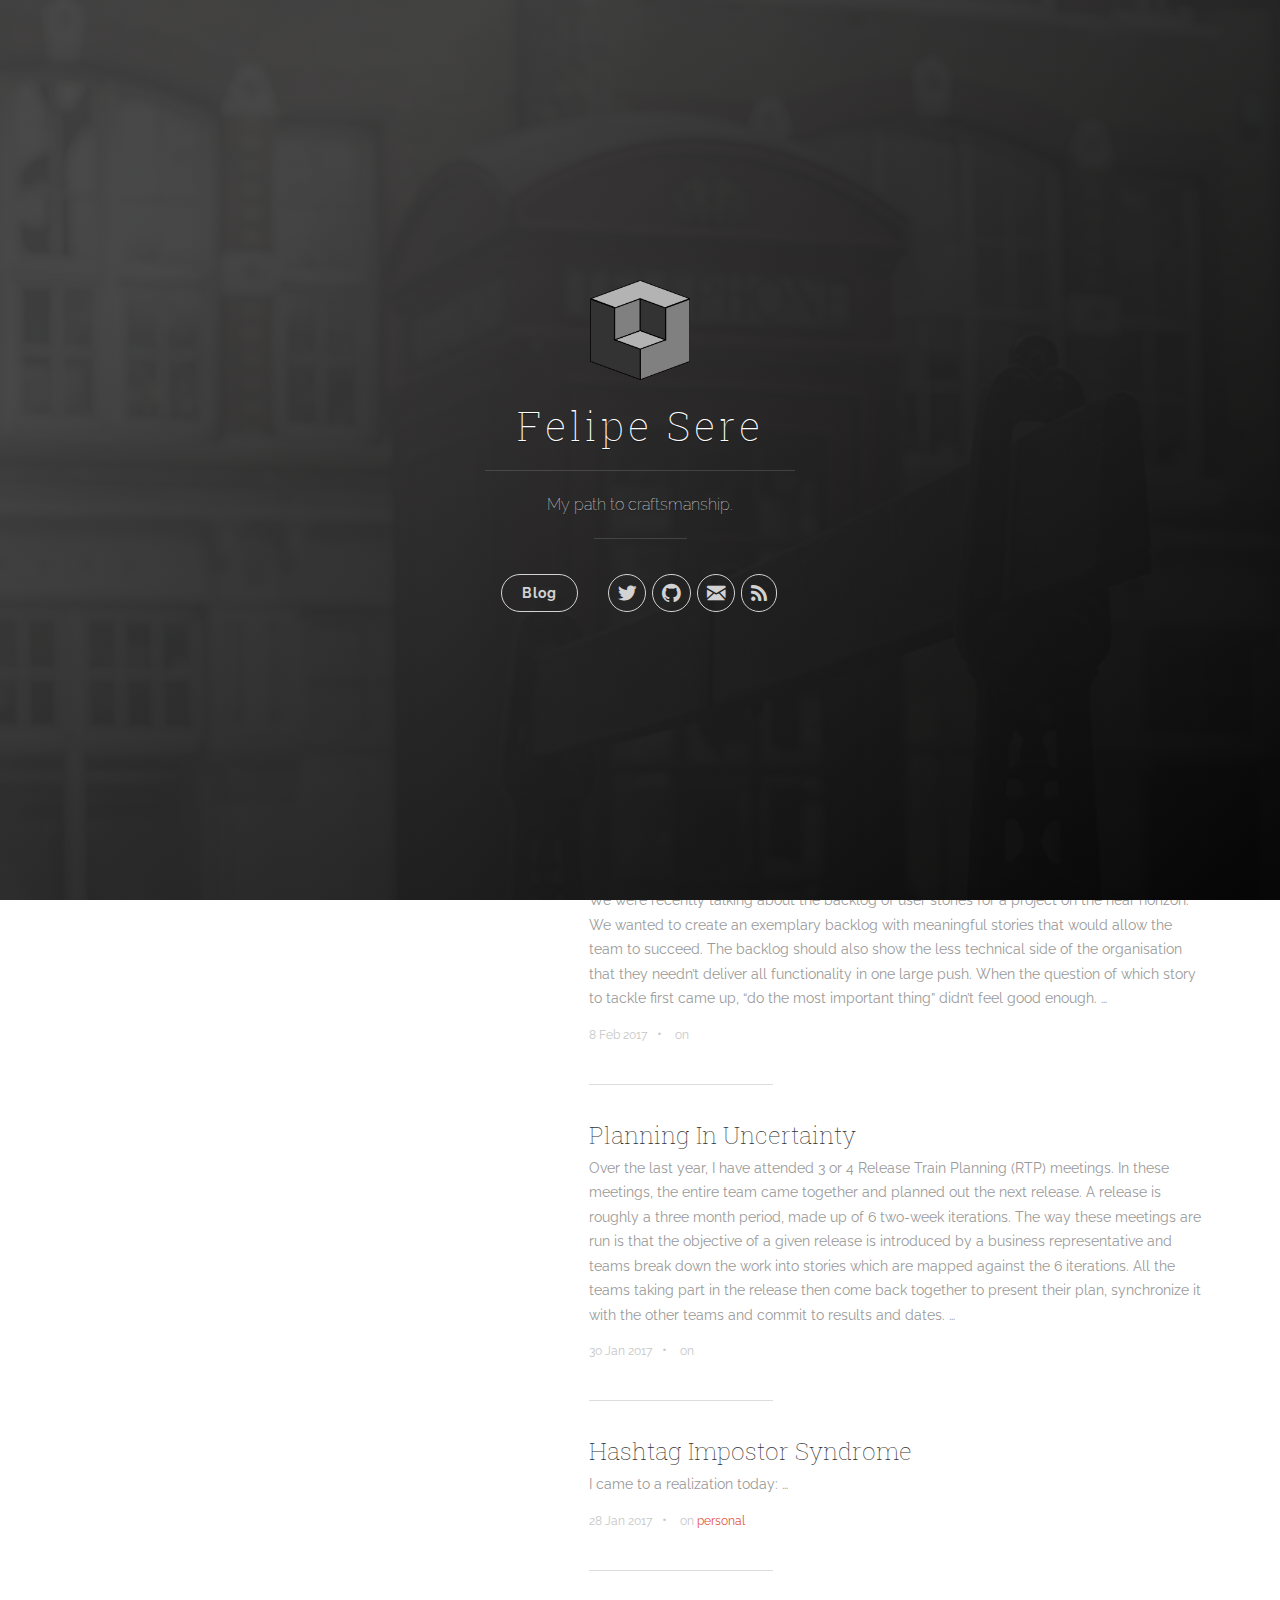
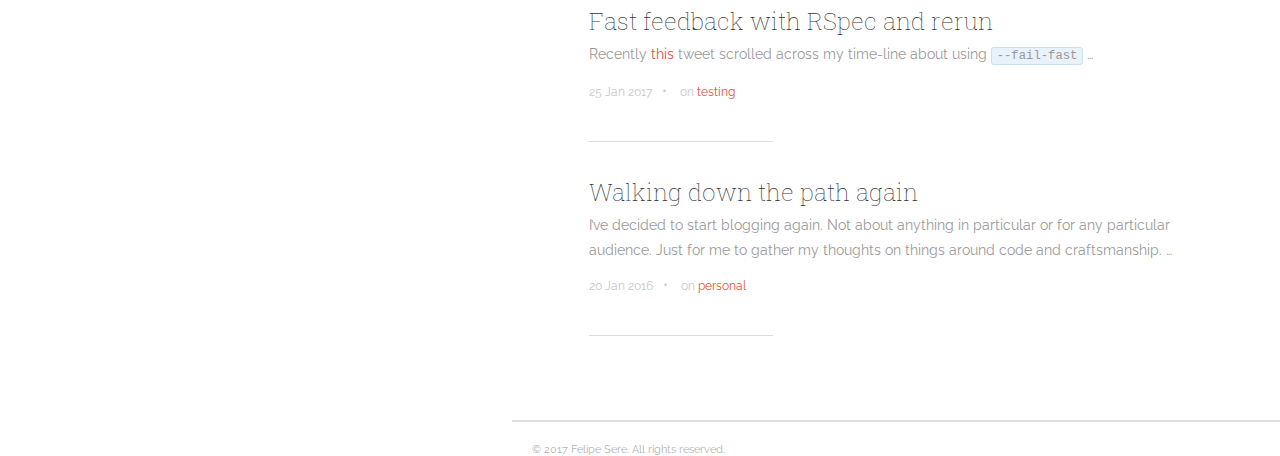
<file: index.html>
<!DOCTYPE html>
<html>
  <head>
  <meta charset="utf-8">
  <meta name="viewport" content="width=device-width initial-scale=1" />
  <meta http-equiv="X-UA-Compatible" content="IE=edge">

  <title>Felipe Sere</title>
  <meta name="description" content="My path to craftsmanship.">
  <meta name="author" content="Felipe Sere">
  <meta name="HandheldFriendly" content="True">
  <meta name="MobileOptimized" content="320">
  <meta name="apple-mobile-web-app-capable" content="yes">
  <meta name="apple-mobile-web-app-status-bar-style" content="black-translucent">
  <meta name="viewport" content="width=device-width, initial-scale=1, maximum-scale=1">

  <meta name="twitter:card" content="summary">
<meta name="twitter:site" content="@felipesere">
<meta name="twitter:creator" content="@felipesere">

  <meta name="twitter:title" content="Felipe Sere">


<meta name="twitter:url" content="http://felipesere.github.io/">


  <meta name="twitter:description" content="My path to craftsmanship.">


  <meta name="twitter:image" content="http://felipesere.github.io/images/profile.jpg">



  <meta property="og:type" content="article">
  <meta property="og:title" content="Felipe Sere">
  <meta property="og:description" content="My path to craftsmanship.">

  <link rel="apple-touch-icon" sizes="57x57" href="/images/favicons/apple-touch-icon-57x57.png">
  <link rel="apple-touch-icon" sizes="60x60" href="/images/favicons/apple-touch-icon-60x60.png">
  <link rel="apple-touch-icon" sizes="72x72" href="/images/favicons/apple-touch-icon-72x72.png">
  <link rel="apple-touch-icon" sizes="76x76" href="/images/favicons/apple-touch-icon-76x76.png">
  <link rel="apple-touch-icon" sizes="114x114" href="/images/favicons/apple-touch-icon-114x114.png">
  <link rel="apple-touch-icon" sizes="120x120" href="/images/favicons/apple-touch-icon-120x120.png">
  <link rel="apple-touch-icon" sizes="144x144" href="/images/favicons/apple-touch-icon-144x144.png">
  <link rel="apple-touch-icon" sizes="152x152" href="/images/favicons/apple-touch-icon-152x152.png">
  <link rel="apple-touch-icon" sizes="180x180" href="/images/favicons/apple-touch-icon-180x180.png">
  <link rel="icon" type="image/png" href="/images/favicons/favicon-32x32.png" sizes="32x32">
  <link rel="icon" type="image/png" href="/images/favicons/favicon-194x194.png" sizes="194x194">
  <link rel="icon" type="image/png" href="/images/favicons/favicon-96x96.png" sizes="96x96">
  <link rel="icon" type="image/png" href="/images/favicons/android-chrome-192x192.png" sizes="192x192">
  <link rel="icon" type="image/png" href="/images/favicons/favicon-16x16.png" sizes="16x16">
  <link rel="manifest" href="/images/favicons/manifest.json">
  <link rel="shortcut icon" href="/images/favicons/favicon.ico">
  <meta name="msapplication-TileColor" content="#ffc40d">
  <meta name="msapplication-TileImage" content="/images/favicons/mstile-144x144.png">
  <meta name="theme-color" content="#ffffff">

  <link rel="stylesheet" href="/css/main.css">
  <link rel="canonical" href="http://felipesere.github.io//">
  <link rel="alternate" type="application/rss+xml" title="Felipe Sere" href="/feed.xml">
</head>


  <body>
    <span class="mobile btn-mobile-menu">
  <i class="icon icon-list btn-mobile-menu__icon"></i>
  <i class="icon icon-x-circle btn-mobile-close__icon hidden"></i>
</span>

<header class="panel-cover" style="background-image: url(/images/cover.jpg)">
  <div class="panel-main">

    <div class="panel-main__inner panel-inverted">
    <div class="panel-main__content">
        <a href="/" title="link to home of Felipe Sere">
          <img src="/images/profile.jpg" class="user-image" alt="My Profile Photo">
          <h1 class="panel-cover__title panel-title">Felipe Sere</h1>
        </a>
        <hr class="panel-cover__divider">
        <p class="panel-cover__description">My path to craftsmanship.</p>
        <hr class="panel-cover__divider panel-cover__divider--secondary">

        <div class="navigation-wrapper">

          <nav class="cover-navigation cover-navigation--primary">
            <ul class="navigation">
              <li class="navigation__item"><a href="/#blog" title="link to Felipe Sere blog" class="blog-button">Blog</a></li>
            </ul>
          </nav>

          <nav class="cover-navigation navigation--social">
            <ul class="navigation">

            
              <!-- Twitter -->
              <li class="navigation__item">
                <a href="http://twitter.com/felipesere" title="@felipesere on Twitter" target="_blank">
                  <i class="icon icon-social-twitter"></i>
                  <span class="label">Twitter</span>
                </a>
              </li>
            

            

            

            
              <!-- GitHub -->
              <li class="navigation__item">
                <a href="https://www.github.com/felipesere" title="felipesere on GitHub" target="_blank">
                  <i class="icon icon-social-github"></i>
                  <span class="label">GitHub</span>
                </a>
              </li>
            

            
              <!-- Email -->
              <li class="navigation__item">
                <a href="mailto:felipe@8thlight.com" title="Email felipe@8thlight.com" target="_blank">
                  <i class="icon icon-mail"></i>
                  <span class="label">Email</span>
                </a>
              </li>
            

            <!-- RSS -->
            <li class="navigation__item">
              <a href="/feed.xml" title="Subscribe" target="_blank">
                <i class="icon icon-rss"></i>
                <span class="label">RSS</span>
              </a>
            </li>

            </ul>
          </nav>

        </div>

      </div>

    </div>

    <div class="panel-cover--overlay"></div>
  </div>
</header>


    <div class="content-wrapper">
      <div class="content-wrapper__inner">
        <div class="main-post-list">

  <ol class="post-list">
    
      <li>
        <h2 class="post-list__post-title post-title"><a href="/2017/what-does-a-4hour-project-look-like/" title="What Does A 4Hour Project Look Like?">What Does A 4Hour Project Look Like?</a></h2>
        <p class="excerpt">At my company, we get 4h per week (10% of our time) to work on anything we feel like will help us become better at what we do, will help the community of software developers or will help our company be a better place.

&hellip;</p>
        <div class="post-list__meta"><time datetime="15 Apr 2017" class="post-list__meta--date date">15 Apr 2017</time> &#8226; <span class="post-meta__tags">on </span></div>
        <hr class="post-list__divider">
      </li>
    
      <li>
        <h2 class="post-list__post-title post-title"><a href="/2017/feedback-app-idea/" title="Feedback app idea">Feedback app idea</a></h2>
        <p class="excerpt">Today was a fairly ‘feedback-centric’ day for me. I had multiple conversations with different people. In some conversations, I was explicitly asking for feedback on a presentation that was given a few days ago. In others, people were asking me for feedback on where they currently are on their path to mastery and how to progress on it. And finally, in a different conversation we talked about our current feedback process, why we do it, what shortcomings it has and how we could improve it. All of this made me think about what makes feedback useful and whether or not the way we are collecting it adds or detracts value from that feedback.

&hellip;</p>
        <div class="post-list__meta"><time datetime="3 Mar 2017" class="post-list__meta--date date">3 Mar 2017</time> &#8226; <span class="post-meta__tags">on <a href="/tags/#personal">personal</a> <a href="/tags/#idea">idea</a> </span></div>
        <hr class="post-list__divider">
      </li>
    
      <li>
        <h2 class="post-list__post-title post-title"><a href="/2017/the-elm-confusion/" title="The ELM Confusion">The ELM Confusion</a></h2>
        <p class="excerpt">Today I think I may (possibly) have understood something about ELM. Before we look at some code, here is the 5sec intro into ELM: ELM is essentially a Haskell that runs in the browser. It makes an enormous effort to have a friendly and helpful compiler. And it succeeds at it! It promises zero runtime errors, has a strong type system and comes with a batteries-included architecture that is supposed to result in easy to maintain web apps.

&hellip;</p>
        <div class="post-list__meta"><time datetime="12 Feb 2017" class="post-list__meta--date date">12 Feb 2017</time> &#8226; <span class="post-meta__tags">on <a href="/tags/#elm">elm</a> </span></div>
        <hr class="post-list__divider">
      </li>
    
      <li>
        <h2 class="post-list__post-title post-title"><a href="/2017/contemplating-the-backlog/" title="Contemplating The Backlog">Contemplating The Backlog</a></h2>
        <p class="excerpt">We were recently talking about the backlog of user stories for a project on the near horizon. We wanted to create an exemplary backlog with meaningful stories that would allow the team to succeed. The backlog should also show the less technical side of the organisation that they needn’t deliver all functionality in one large push. When the question of which story to tackle first came up, “do the most important thing” didn’t feel good enough.

&hellip;</p>
        <div class="post-list__meta"><time datetime="8 Feb 2017" class="post-list__meta--date date">8 Feb 2017</time> &#8226; <span class="post-meta__tags">on </span></div>
        <hr class="post-list__divider">
      </li>
    
      <li>
        <h2 class="post-list__post-title post-title"><a href="/2017/planning-in-uncertainty/" title="Planning In Uncertainty">Planning In Uncertainty</a></h2>
        <p class="excerpt">Over the last year, I have attended 3 or 4 Release Train Planning (RTP) meetings. In these meetings, the entire team came together and planned out the next release. A release is roughly a three month period, made up of 6 two-week iterations. The way these meetings are run is that the objective of a given release is introduced by a business representative and teams break down the work into stories which are mapped against the 6 iterations. All the teams taking part in the release then come back together to present their plan, synchronize it with the other teams and commit to results and dates.

&hellip;</p>
        <div class="post-list__meta"><time datetime="30 Jan 2017" class="post-list__meta--date date">30 Jan 2017</time> &#8226; <span class="post-meta__tags">on </span></div>
        <hr class="post-list__divider">
      </li>
    
      <li>
        <h2 class="post-list__post-title post-title"><a href="/2017/hashtag-impostor-syndrome/" title="Hashtag Impostor Syndrome">Hashtag Impostor Syndrome</a></h2>
        <p class="excerpt">I came to a realization today:

&hellip;</p>
        <div class="post-list__meta"><time datetime="28 Jan 2017" class="post-list__meta--date date">28 Jan 2017</time> &#8226; <span class="post-meta__tags">on <a href="/tags/#personal">personal</a> </span></div>
        <hr class="post-list__divider">
      </li>
    
      <li>
        <h2 class="post-list__post-title post-title"><a href="/2017/fast-feedback-with-rspec-and-rerun/" title="Fast feedback with RSpec and rerun">Fast feedback with RSpec and rerun</a></h2>
        <p class="excerpt">Recently <a href="https://twitter.com/CharlotteBRF/status/824251562428076034">this</a> tweet scrolled across my time-line about using <code class="highlighter-rouge">--fail-fast</code>

&hellip;</p>
        <div class="post-list__meta"><time datetime="25 Jan 2017" class="post-list__meta--date date">25 Jan 2017</time> &#8226; <span class="post-meta__tags">on <a href="/tags/#testing">testing</a> </span></div>
        <hr class="post-list__divider">
      </li>
    
      <li>
        <h2 class="post-list__post-title post-title"><a href="/2016/walking-down-the-path-again/" title="Walking down the path again">Walking down the path again</a></h2>
        <p class="excerpt">I’ve decided to start blogging again.
Not about anything in particular or for any particular audience.
Just for me to gather my thoughts on things around code and craftsmanship.

&hellip;</p>
        <div class="post-list__meta"><time datetime="20 Jan 2016" class="post-list__meta--date date">20 Jan 2016</time> &#8226; <span class="post-meta__tags">on <a href="/tags/#personal">personal</a> </span></div>
        <hr class="post-list__divider">
      </li>
    
  </ol>

  <hr class="post-list__divider ">

  

</div>
      </div>

      <footer class="footer">
  <span class="footer__copyright">&copy; 2017 Felipe Sere. All rights reserved.</span>
</footer> 

<script type="text/javascript" src="https://ajax.googleapis.com/ajax/libs/jquery/1.11.3/jquery.min.js"></script>
<script type="text/javascript" src="/js/main.js"></script>

<script>
  (function(i,s,o,g,r,a,m){i['GoogleAnalyticsObject']=r;i[r]=i[r]||function(){
  (i[r].q=i[r].q||[]).push(arguments)},i[r].l=1*new Date();a=s.createElement(o),
  m=s.getElementsByTagName(o)[0];a.async=1;a.src=g;m.parentNode.insertBefore(a,m)
  })(window,document,'script','//www.google-analytics.com/analytics.js','ga');

  ga('create', 'UA-91069061-1', 'auto');
  ga('send', 'pageview');
</script>

    </div>
  </body>
</html>
</file>
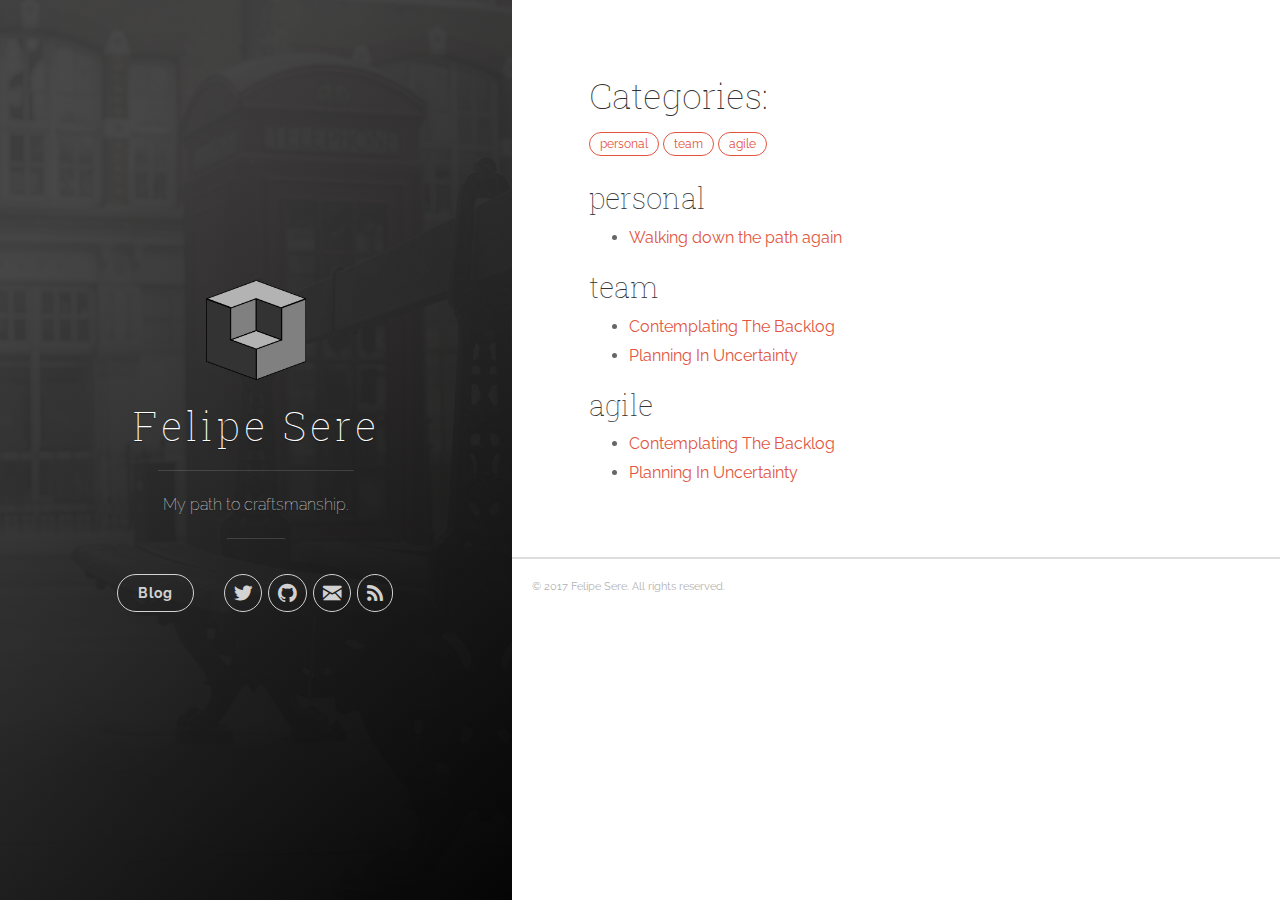
<file: categories/index.html>
<!DOCTYPE html>
<html>
  <head>
  <meta charset="utf-8">
  <meta name="viewport" content="width=device-width initial-scale=1" />
  <meta http-equiv="X-UA-Compatible" content="IE=edge">

  <title>Categories</title>
  <meta name="description" content="My path to craftsmanship.">
  <meta name="author" content="Felipe Sere">
  <meta name="HandheldFriendly" content="True">
  <meta name="MobileOptimized" content="320">
  <meta name="apple-mobile-web-app-capable" content="yes">
  <meta name="apple-mobile-web-app-status-bar-style" content="black-translucent">
  <meta name="viewport" content="width=device-width, initial-scale=1, maximum-scale=1">

  <meta name="twitter:card" content="summary">
<meta name="twitter:site" content="@felipesere">
<meta name="twitter:creator" content="@felipesere">

  <meta name="twitter:title" content="Categories">


<meta name="twitter:url" content="http://felipesere.github.io/categories/">


  <meta name="twitter:description" content="My path to craftsmanship.">


  <meta name="twitter:image" content="http://felipesere.github.io/images/profile.jpg">



  <meta property="og:type" content="article">
  <meta property="og:title" content="Felipe Sere">
  <meta property="og:description" content="My path to craftsmanship.">

  <link rel="apple-touch-icon" sizes="57x57" href="/images/favicons/apple-touch-icon-57x57.png">
  <link rel="apple-touch-icon" sizes="60x60" href="/images/favicons/apple-touch-icon-60x60.png">
  <link rel="apple-touch-icon" sizes="72x72" href="/images/favicons/apple-touch-icon-72x72.png">
  <link rel="apple-touch-icon" sizes="76x76" href="/images/favicons/apple-touch-icon-76x76.png">
  <link rel="apple-touch-icon" sizes="114x114" href="/images/favicons/apple-touch-icon-114x114.png">
  <link rel="apple-touch-icon" sizes="120x120" href="/images/favicons/apple-touch-icon-120x120.png">
  <link rel="apple-touch-icon" sizes="144x144" href="/images/favicons/apple-touch-icon-144x144.png">
  <link rel="apple-touch-icon" sizes="152x152" href="/images/favicons/apple-touch-icon-152x152.png">
  <link rel="apple-touch-icon" sizes="180x180" href="/images/favicons/apple-touch-icon-180x180.png">
  <link rel="icon" type="image/png" href="/images/favicons/favicon-32x32.png" sizes="32x32">
  <link rel="icon" type="image/png" href="/images/favicons/favicon-194x194.png" sizes="194x194">
  <link rel="icon" type="image/png" href="/images/favicons/favicon-96x96.png" sizes="96x96">
  <link rel="icon" type="image/png" href="/images/favicons/android-chrome-192x192.png" sizes="192x192">
  <link rel="icon" type="image/png" href="/images/favicons/favicon-16x16.png" sizes="16x16">
  <link rel="manifest" href="/images/favicons/manifest.json">
  <link rel="shortcut icon" href="/images/favicons/favicon.ico">
  <meta name="msapplication-TileColor" content="#ffc40d">
  <meta name="msapplication-TileImage" content="/images/favicons/mstile-144x144.png">
  <meta name="theme-color" content="#ffffff">

  <link rel="stylesheet" href="/css/main.css">
  <link rel="canonical" href="http://felipesere.github.io//categories/">
  <link rel="alternate" type="application/rss+xml" title="Felipe Sere" href="/feed.xml">
</head>


  <body>
    <span class="mobile btn-mobile-menu">
  <i class="icon icon-list btn-mobile-menu__icon"></i>
  <i class="icon icon-x-circle btn-mobile-close__icon hidden"></i>
</span>

<header class="panel-cover" style="background-image: url(/images/cover.jpg)">
  <div class="panel-main">

    <div class="panel-main__inner panel-inverted">
    <div class="panel-main__content">
        <a href="/" title="link to home of Felipe Sere">
          <img src="/images/profile.jpg" class="user-image" alt="My Profile Photo">
          <h1 class="panel-cover__title panel-title">Felipe Sere</h1>
        </a>
        <hr class="panel-cover__divider">
        <p class="panel-cover__description">My path to craftsmanship.</p>
        <hr class="panel-cover__divider panel-cover__divider--secondary">

        <div class="navigation-wrapper">

          <nav class="cover-navigation cover-navigation--primary">
            <ul class="navigation">
              <li class="navigation__item"><a href="/#blog" title="link to Felipe Sere blog" class="blog-button">Blog</a></li>
            </ul>
          </nav>

          <nav class="cover-navigation navigation--social">
            <ul class="navigation">

            
              <!-- Twitter -->
              <li class="navigation__item">
                <a href="http://twitter.com/felipesere" title="@felipesere on Twitter" target="_blank">
                  <i class="icon icon-social-twitter"></i>
                  <span class="label">Twitter</span>
                </a>
              </li>
            

            

            

            
              <!-- GitHub -->
              <li class="navigation__item">
                <a href="https://www.github.com/felipesere" title="felipesere on GitHub" target="_blank">
                  <i class="icon icon-social-github"></i>
                  <span class="label">GitHub</span>
                </a>
              </li>
            

            
              <!-- Email -->
              <li class="navigation__item">
                <a href="mailto:felipe@8thlight.com" title="Email felipe@8thlight.com" target="_blank">
                  <i class="icon icon-mail"></i>
                  <span class="label">Email</span>
                </a>
              </li>
            

            <!-- RSS -->
            <li class="navigation__item">
              <a href="/feed.xml" title="Subscribe" target="_blank">
                <i class="icon icon-rss"></i>
                <span class="label">RSS</span>
              </a>
            </li>

            </ul>
          </nav>

        </div>

      </div>

    </div>

    <div class="panel-cover--overlay"></div>
  </div>
</header>


    <div class="content-wrapper">
      <div class="content-wrapper__inner">
        <h2>Categories:</h2>
<div class="categories"> 
 
  <a href="#personal">personal</a>
 
  <a href="#team">team</a>
 
  <a href="#agile">agile</a>

</div>

<!-- iterate through all categories on the site --> 
 
  <!-- for each tag, create an anchor by using the tag name as an id --> 
  <div id="personal">  
    <h3> personal </h3>  <!-- for create a heading --> 

    <ul> <!-- create the list of posts -->
      <!-- iterate through all the posts on the site --> 
       
        <!-- list only those which contain the current tag --> 
        
       
        <!-- list only those which contain the current tag --> 
        
       
        <!-- list only those which contain the current tag --> 
        
       
        <!-- list only those which contain the current tag --> 
        
       
        <!-- list only those which contain the current tag --> 
        
       
        <!-- list only those which contain the current tag --> 
         
            <li>
              <a href="//2016/walking-down-the-path-again/">Walking down the path again</a>
            </li>
        
      
    </ul>
  </div>
 
  <!-- for each tag, create an anchor by using the tag name as an id --> 
  <div id="team">  
    <h3> team </h3>  <!-- for create a heading --> 

    <ul> <!-- create the list of posts -->
      <!-- iterate through all the posts on the site --> 
       
        <!-- list only those which contain the current tag --> 
        
       
        <!-- list only those which contain the current tag --> 
         
            <li>
              <a href="//2017/contemplating-the-backlog/">Contemplating The Backlog</a>
            </li>
        
       
        <!-- list only those which contain the current tag --> 
         
            <li>
              <a href="//2017/planning-in-uncertainty/">Planning In Uncertainty</a>
            </li>
        
       
        <!-- list only those which contain the current tag --> 
        
       
        <!-- list only those which contain the current tag --> 
        
       
        <!-- list only those which contain the current tag --> 
        
      
    </ul>
  </div>
 
  <!-- for each tag, create an anchor by using the tag name as an id --> 
  <div id="agile">  
    <h3> agile </h3>  <!-- for create a heading --> 

    <ul> <!-- create the list of posts -->
      <!-- iterate through all the posts on the site --> 
       
        <!-- list only those which contain the current tag --> 
        
       
        <!-- list only those which contain the current tag --> 
         
            <li>
              <a href="//2017/contemplating-the-backlog/">Contemplating The Backlog</a>
            </li>
        
       
        <!-- list only those which contain the current tag --> 
         
            <li>
              <a href="//2017/planning-in-uncertainty/">Planning In Uncertainty</a>
            </li>
        
       
        <!-- list only those which contain the current tag --> 
        
       
        <!-- list only those which contain the current tag --> 
        
       
        <!-- list only those which contain the current tag --> 
        
      
    </ul>
  </div>

      </div>

      <footer class="footer">
  <span class="footer__copyright">&copy; 2017 Felipe Sere. All rights reserved.</span>
</footer> 

<script type="text/javascript" src="https://ajax.googleapis.com/ajax/libs/jquery/1.11.3/jquery.min.js"></script>
<script type="text/javascript" src="/js/main.js"></script>

<script>
  (function(i,s,o,g,r,a,m){i['GoogleAnalyticsObject']=r;i[r]=i[r]||function(){
  (i[r].q=i[r].q||[]).push(arguments)},i[r].l=1*new Date();a=s.createElement(o),
  m=s.getElementsByTagName(o)[0];a.async=1;a.src=g;m.parentNode.insertBefore(a,m)
  })(window,document,'script','//www.google-analytics.com/analytics.js','ga');

  ga('create', 'UA-91069061-1', 'auto');
  ga('send', 'pageview');
</script>

    </div>
  </body>
</html>
</file>
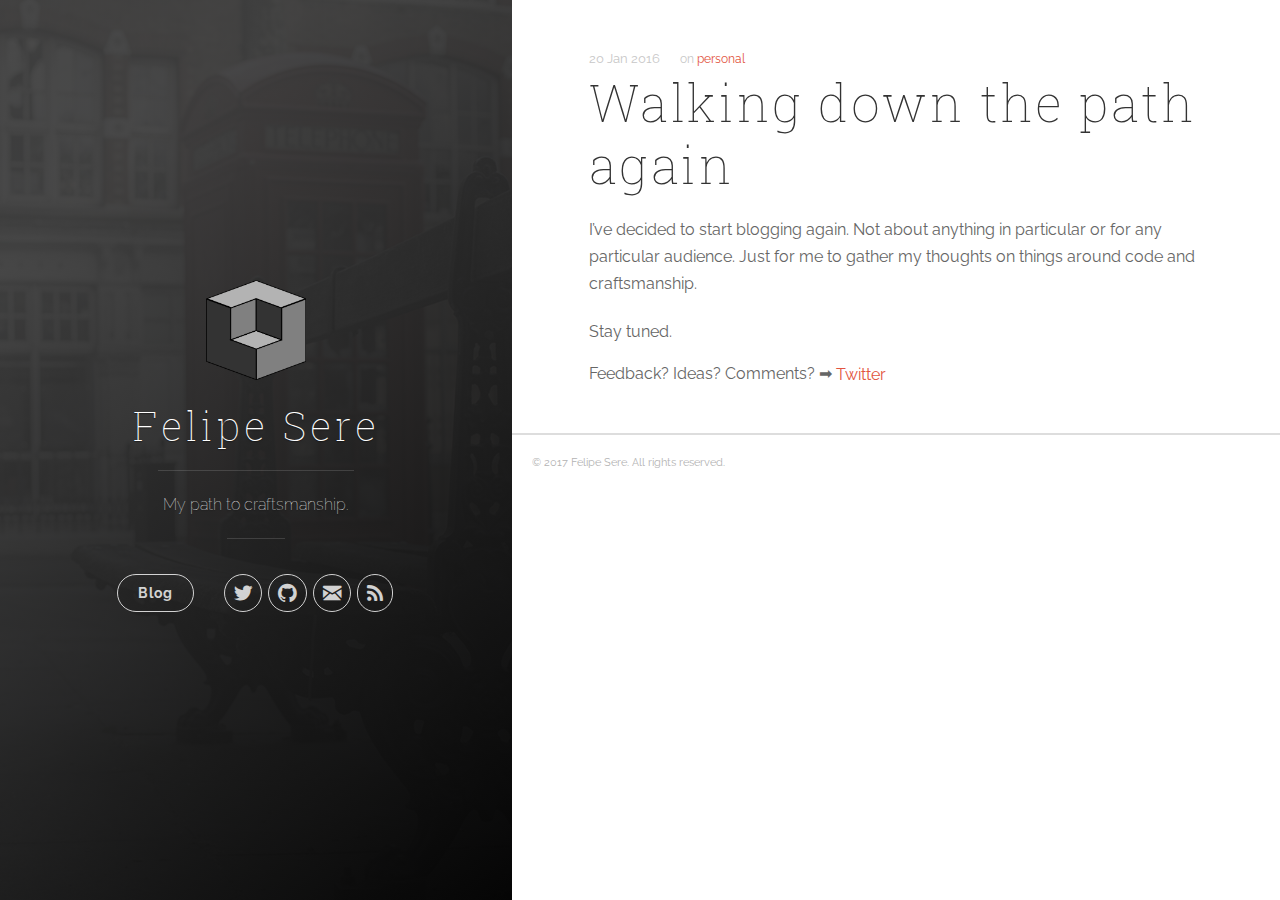
<file: 2016/walking-down-the-path-again/index.html>
<!DOCTYPE html>
<html>
  <head>
  <meta charset="utf-8">
  <meta name="viewport" content="width=device-width initial-scale=1" />
  <meta http-equiv="X-UA-Compatible" content="IE=edge">

  <title>Walking down the path again</title>
  <meta name="description" content="My path to craftsmanship.">
  <meta name="author" content="Felipe Sere">
  <meta name="HandheldFriendly" content="True">
  <meta name="MobileOptimized" content="320">
  <meta name="apple-mobile-web-app-capable" content="yes">
  <meta name="apple-mobile-web-app-status-bar-style" content="black-translucent">
  <meta name="viewport" content="width=device-width, initial-scale=1, maximum-scale=1">

  <meta name="twitter:card" content="summary">
<meta name="twitter:site" content="@felipesere">
<meta name="twitter:creator" content="@felipesere">

  <meta name="twitter:title" content="Walking down the path again">


<meta name="twitter:url" content="http://felipesere.github.io/2016/walking-down-the-path-again/">


  <meta name="twitter:description" content="I’ve decided to start blogging again.
Not about anything in particular or for any particular audience.
Just for me to gather my thoughts on things ...">


  <meta name="twitter:image" content="http://felipesere.github.io/images/profile.jpg">



  <meta property="og:type" content="article">
  <meta property="og:title" content="Felipe Sere">
  <meta property="og:description" content="My path to craftsmanship.">

  <link rel="apple-touch-icon" sizes="57x57" href="/images/favicons/apple-touch-icon-57x57.png">
  <link rel="apple-touch-icon" sizes="60x60" href="/images/favicons/apple-touch-icon-60x60.png">
  <link rel="apple-touch-icon" sizes="72x72" href="/images/favicons/apple-touch-icon-72x72.png">
  <link rel="apple-touch-icon" sizes="76x76" href="/images/favicons/apple-touch-icon-76x76.png">
  <link rel="apple-touch-icon" sizes="114x114" href="/images/favicons/apple-touch-icon-114x114.png">
  <link rel="apple-touch-icon" sizes="120x120" href="/images/favicons/apple-touch-icon-120x120.png">
  <link rel="apple-touch-icon" sizes="144x144" href="/images/favicons/apple-touch-icon-144x144.png">
  <link rel="apple-touch-icon" sizes="152x152" href="/images/favicons/apple-touch-icon-152x152.png">
  <link rel="apple-touch-icon" sizes="180x180" href="/images/favicons/apple-touch-icon-180x180.png">
  <link rel="icon" type="image/png" href="/images/favicons/favicon-32x32.png" sizes="32x32">
  <link rel="icon" type="image/png" href="/images/favicons/favicon-194x194.png" sizes="194x194">
  <link rel="icon" type="image/png" href="/images/favicons/favicon-96x96.png" sizes="96x96">
  <link rel="icon" type="image/png" href="/images/favicons/android-chrome-192x192.png" sizes="192x192">
  <link rel="icon" type="image/png" href="/images/favicons/favicon-16x16.png" sizes="16x16">
  <link rel="manifest" href="/images/favicons/manifest.json">
  <link rel="shortcut icon" href="/images/favicons/favicon.ico">
  <meta name="msapplication-TileColor" content="#ffc40d">
  <meta name="msapplication-TileImage" content="/images/favicons/mstile-144x144.png">
  <meta name="theme-color" content="#ffffff">

  <link rel="stylesheet" href="/css/main.css">
  <link rel="canonical" href="http://felipesere.github.io//2016/walking-down-the-path-again/">
  <link rel="alternate" type="application/rss+xml" title="Felipe Sere" href="/feed.xml">
</head>


  <body>
    <span class="mobile btn-mobile-menu">
  <i class="icon icon-list btn-mobile-menu__icon"></i>
  <i class="icon icon-x-circle btn-mobile-close__icon hidden"></i>
</span>

<header class="panel-cover" style="background-image: url(/images/cover.jpg)">
  <div class="panel-main">

    <div class="panel-main__inner panel-inverted">
    <div class="panel-main__content">
        <a href="/" title="link to home of Felipe Sere">
          <img src="/images/profile.jpg" class="user-image" alt="My Profile Photo">
          <h1 class="panel-cover__title panel-title">Felipe Sere</h1>
        </a>
        <hr class="panel-cover__divider">
        <p class="panel-cover__description">My path to craftsmanship.</p>
        <hr class="panel-cover__divider panel-cover__divider--secondary">

        <div class="navigation-wrapper">

          <nav class="cover-navigation cover-navigation--primary">
            <ul class="navigation">
              <li class="navigation__item"><a href="/#blog" title="link to Felipe Sere blog" class="blog-button">Blog</a></li>
            </ul>
          </nav>

          <nav class="cover-navigation navigation--social">
            <ul class="navigation">

            
              <!-- Twitter -->
              <li class="navigation__item">
                <a href="http://twitter.com/felipesere" title="@felipesere on Twitter" target="_blank">
                  <i class="icon icon-social-twitter"></i>
                  <span class="label">Twitter</span>
                </a>
              </li>
            

            

            

            
              <!-- GitHub -->
              <li class="navigation__item">
                <a href="https://www.github.com/felipesere" title="felipesere on GitHub" target="_blank">
                  <i class="icon icon-social-github"></i>
                  <span class="label">GitHub</span>
                </a>
              </li>
            

            
              <!-- Email -->
              <li class="navigation__item">
                <a href="mailto:felipe@8thlight.com" title="Email felipe@8thlight.com" target="_blank">
                  <i class="icon icon-mail"></i>
                  <span class="label">Email</span>
                </a>
              </li>
            

            <!-- RSS -->
            <li class="navigation__item">
              <a href="/feed.xml" title="Subscribe" target="_blank">
                <i class="icon icon-rss"></i>
                <span class="label">RSS</span>
              </a>
            </li>

            </ul>
          </nav>

        </div>

      </div>

    </div>

    <div class="panel-cover--overlay"></div>
  </div>
</header>


    <div class="content-wrapper">
      <div class="content-wrapper__inner">
        <article class="post-container post-container--single">
  <header class="post-header">
    <div class="post-meta">
      <time datetime="20 Jan 2016" class="post-meta__date date">20 Jan 2016</time> <span class="post-meta__tags">on <a href="/tags/#personal">personal</a> </span>
    </div>
    <h1 class="post-title">Walking down the path again</h1>
  </header>

  <section class="post">
    <p>I’ve decided to start blogging again.
Not about anything in particular or for any particular audience.
Just for me to gather my thoughts on things around code and craftsmanship.</p>

<p>Stay tuned.</p>

  </section>
  <div class="share-page">
  Feedback? Ideas? Comments? &#10145;
    <a href="https://twitter.com/intent/tweet?text=Walking down the path again&url=http://felipesere.github.io/2016/walking-down-the-path-again/&via=felipesere&related=felipesere" rel="nofollow" target="_blank" class="twitter-share-button" title="Share on Twitter">Twitter</a>
    <script async src="//platform.twitter.com/widgets.js" charset="utf-8"></script>
</div>

  
</article>



      </div>

      <footer class="footer">
  <span class="footer__copyright">&copy; 2017 Felipe Sere. All rights reserved.</span>
</footer> 

<script type="text/javascript" src="https://ajax.googleapis.com/ajax/libs/jquery/1.11.3/jquery.min.js"></script>
<script type="text/javascript" src="/js/main.js"></script>

<script>
  (function(i,s,o,g,r,a,m){i['GoogleAnalyticsObject']=r;i[r]=i[r]||function(){
  (i[r].q=i[r].q||[]).push(arguments)},i[r].l=1*new Date();a=s.createElement(o),
  m=s.getElementsByTagName(o)[0];a.async=1;a.src=g;m.parentNode.insertBefore(a,m)
  })(window,document,'script','//www.google-analytics.com/analytics.js','ga');

  ga('create', 'UA-91069061-1', 'auto');
  ga('send', 'pageview');
</script>

    </div>
  </body>
</html>
</file>
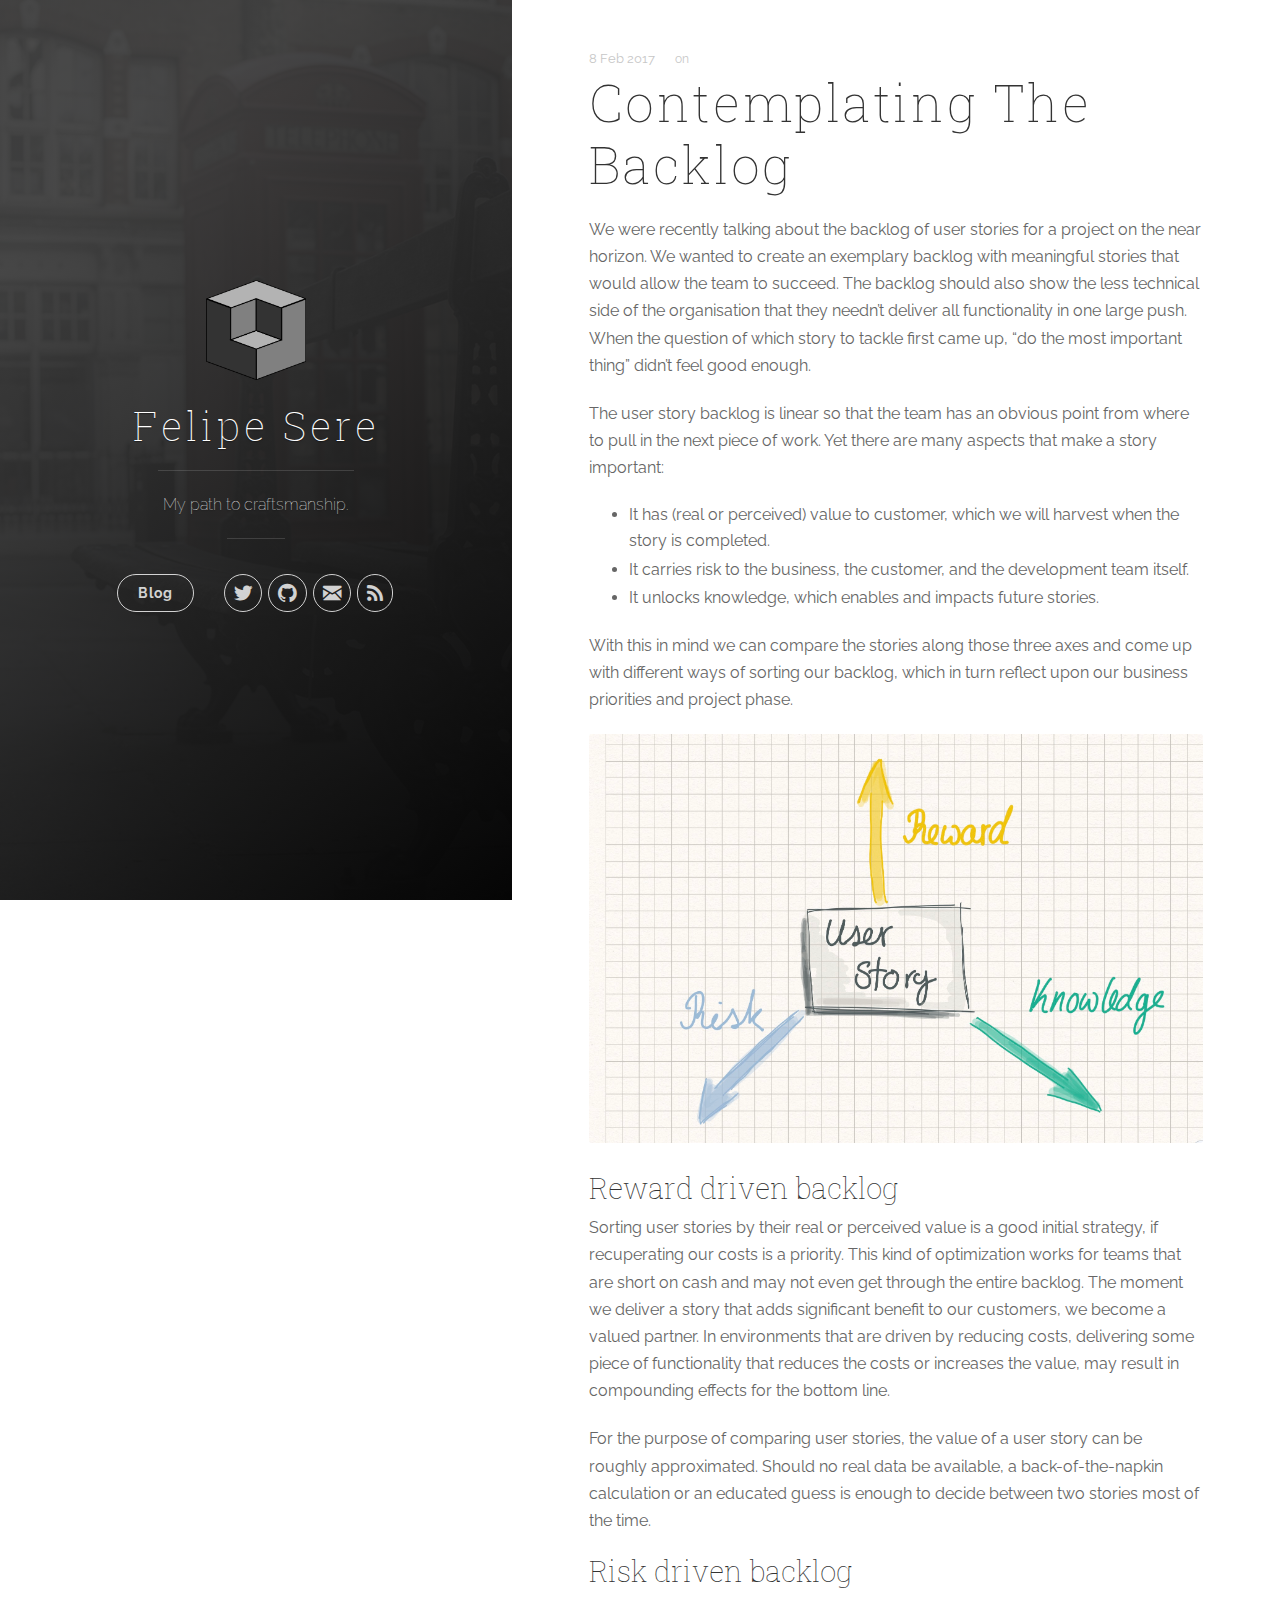
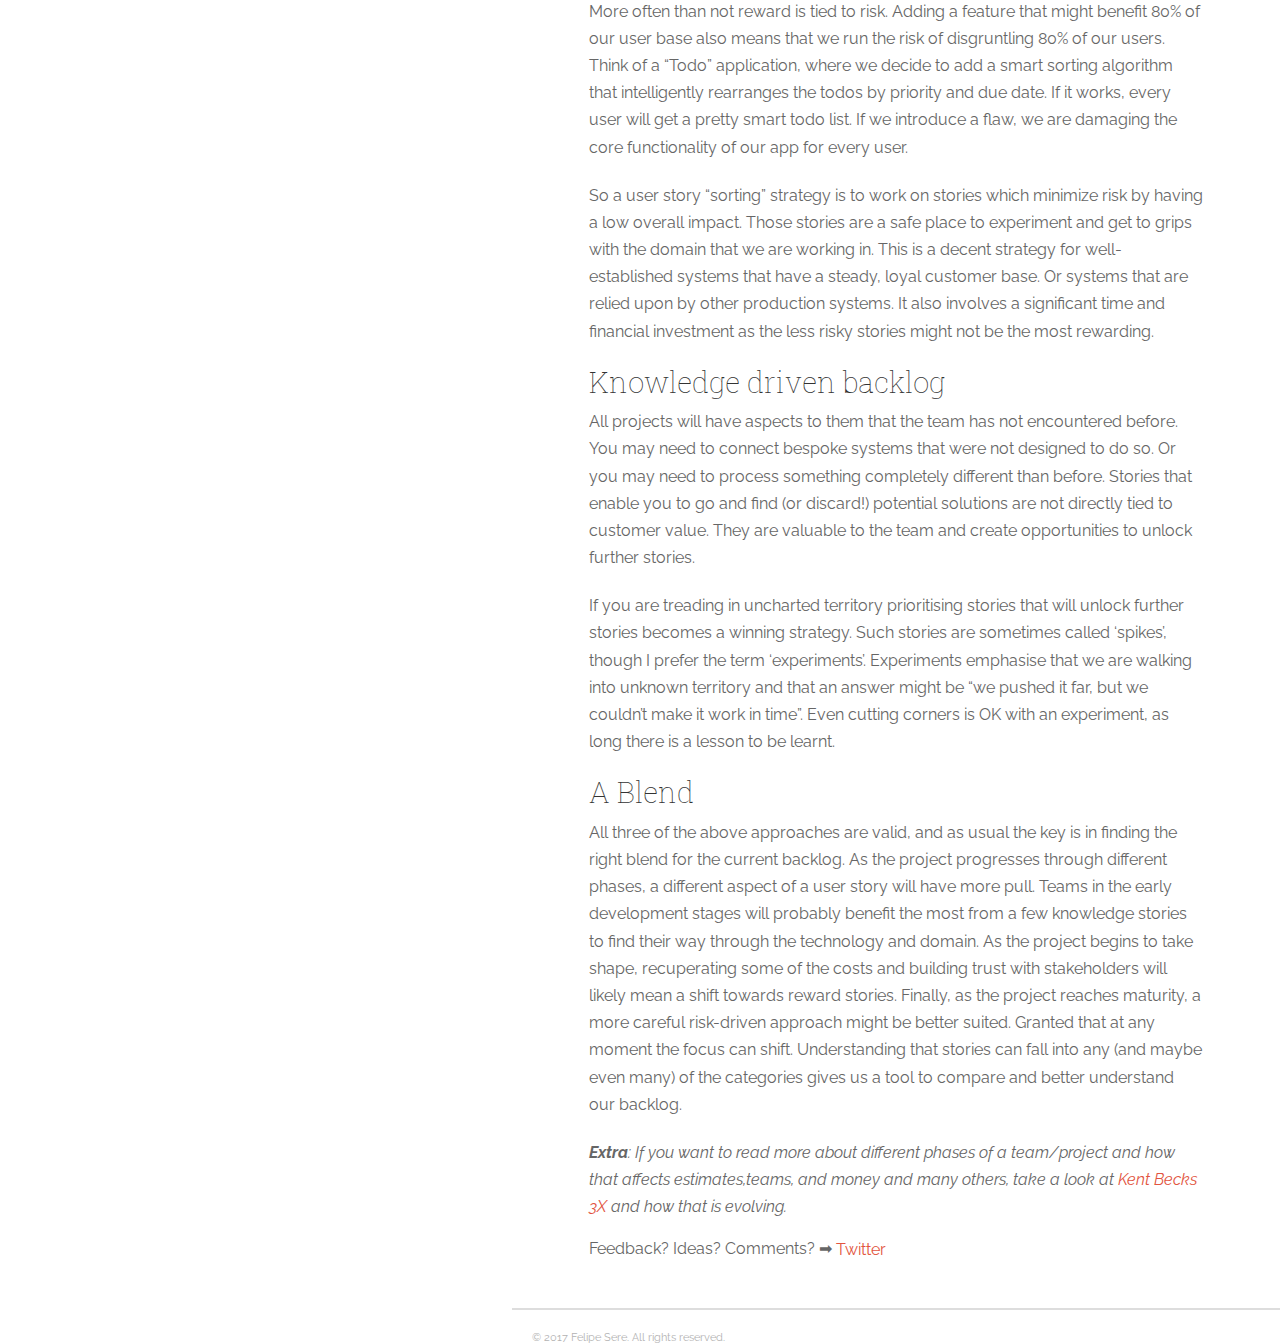
<file: 2017/contemplating-the-backlog/index.html>
<!DOCTYPE html>
<html>
  <head>
  <meta charset="utf-8">
  <meta name="viewport" content="width=device-width initial-scale=1" />
  <meta http-equiv="X-UA-Compatible" content="IE=edge">

  <title>Contemplating The Backlog</title>
  <meta name="description" content="My path to craftsmanship.">
  <meta name="author" content="Felipe Sere">
  <meta name="HandheldFriendly" content="True">
  <meta name="MobileOptimized" content="320">
  <meta name="apple-mobile-web-app-capable" content="yes">
  <meta name="apple-mobile-web-app-status-bar-style" content="black-translucent">
  <meta name="viewport" content="width=device-width, initial-scale=1, maximum-scale=1">

  <meta name="twitter:card" content="summary">
<meta name="twitter:site" content="@felipesere">
<meta name="twitter:creator" content="@felipesere">

  <meta name="twitter:title" content="Contemplating The Backlog">


<meta name="twitter:url" content="http://felipesere.github.io/2017/contemplating-the-backlog/">


  <meta name="twitter:description" content="We were recently talking about the backlog of user stories for a project on the near horizon. We wanted to create an exemplary backlog with meaning...">


  <meta name="twitter:image" content="http://felipesere.github.io/images/contemplating-user-stories.jpg">



  <meta property="og:type" content="article">
  <meta property="og:title" content="Felipe Sere">
  <meta property="og:description" content="My path to craftsmanship.">

  <link rel="apple-touch-icon" sizes="57x57" href="/images/favicons/apple-touch-icon-57x57.png">
  <link rel="apple-touch-icon" sizes="60x60" href="/images/favicons/apple-touch-icon-60x60.png">
  <link rel="apple-touch-icon" sizes="72x72" href="/images/favicons/apple-touch-icon-72x72.png">
  <link rel="apple-touch-icon" sizes="76x76" href="/images/favicons/apple-touch-icon-76x76.png">
  <link rel="apple-touch-icon" sizes="114x114" href="/images/favicons/apple-touch-icon-114x114.png">
  <link rel="apple-touch-icon" sizes="120x120" href="/images/favicons/apple-touch-icon-120x120.png">
  <link rel="apple-touch-icon" sizes="144x144" href="/images/favicons/apple-touch-icon-144x144.png">
  <link rel="apple-touch-icon" sizes="152x152" href="/images/favicons/apple-touch-icon-152x152.png">
  <link rel="apple-touch-icon" sizes="180x180" href="/images/favicons/apple-touch-icon-180x180.png">
  <link rel="icon" type="image/png" href="/images/favicons/favicon-32x32.png" sizes="32x32">
  <link rel="icon" type="image/png" href="/images/favicons/favicon-194x194.png" sizes="194x194">
  <link rel="icon" type="image/png" href="/images/favicons/favicon-96x96.png" sizes="96x96">
  <link rel="icon" type="image/png" href="/images/favicons/android-chrome-192x192.png" sizes="192x192">
  <link rel="icon" type="image/png" href="/images/favicons/favicon-16x16.png" sizes="16x16">
  <link rel="manifest" href="/images/favicons/manifest.json">
  <link rel="shortcut icon" href="/images/favicons/favicon.ico">
  <meta name="msapplication-TileColor" content="#ffc40d">
  <meta name="msapplication-TileImage" content="/images/favicons/mstile-144x144.png">
  <meta name="theme-color" content="#ffffff">

  <link rel="stylesheet" href="/css/main.css">
  <link rel="canonical" href="http://felipesere.github.io//2017/contemplating-the-backlog/">
  <link rel="alternate" type="application/rss+xml" title="Felipe Sere" href="/feed.xml">
</head>


  <body>
    <span class="mobile btn-mobile-menu">
  <i class="icon icon-list btn-mobile-menu__icon"></i>
  <i class="icon icon-x-circle btn-mobile-close__icon hidden"></i>
</span>

<header class="panel-cover" style="background-image: url(/images/cover.jpg)">
  <div class="panel-main">

    <div class="panel-main__inner panel-inverted">
    <div class="panel-main__content">
        <a href="/" title="link to home of Felipe Sere">
          <img src="/images/profile.jpg" class="user-image" alt="My Profile Photo">
          <h1 class="panel-cover__title panel-title">Felipe Sere</h1>
        </a>
        <hr class="panel-cover__divider">
        <p class="panel-cover__description">My path to craftsmanship.</p>
        <hr class="panel-cover__divider panel-cover__divider--secondary">

        <div class="navigation-wrapper">

          <nav class="cover-navigation cover-navigation--primary">
            <ul class="navigation">
              <li class="navigation__item"><a href="/#blog" title="link to Felipe Sere blog" class="blog-button">Blog</a></li>
            </ul>
          </nav>

          <nav class="cover-navigation navigation--social">
            <ul class="navigation">

            
              <!-- Twitter -->
              <li class="navigation__item">
                <a href="http://twitter.com/felipesere" title="@felipesere on Twitter" target="_blank">
                  <i class="icon icon-social-twitter"></i>
                  <span class="label">Twitter</span>
                </a>
              </li>
            

            

            

            
              <!-- GitHub -->
              <li class="navigation__item">
                <a href="https://www.github.com/felipesere" title="felipesere on GitHub" target="_blank">
                  <i class="icon icon-social-github"></i>
                  <span class="label">GitHub</span>
                </a>
              </li>
            

            
              <!-- Email -->
              <li class="navigation__item">
                <a href="mailto:felipe@8thlight.com" title="Email felipe@8thlight.com" target="_blank">
                  <i class="icon icon-mail"></i>
                  <span class="label">Email</span>
                </a>
              </li>
            

            <!-- RSS -->
            <li class="navigation__item">
              <a href="/feed.xml" title="Subscribe" target="_blank">
                <i class="icon icon-rss"></i>
                <span class="label">RSS</span>
              </a>
            </li>

            </ul>
          </nav>

        </div>

      </div>

    </div>

    <div class="panel-cover--overlay"></div>
  </div>
</header>


    <div class="content-wrapper">
      <div class="content-wrapper__inner">
        <article class="post-container post-container--single">
  <header class="post-header">
    <div class="post-meta">
      <time datetime="8 Feb 2017" class="post-meta__date date">8 Feb 2017</time> <span class="post-meta__tags">on </span>
    </div>
    <h1 class="post-title">Contemplating The Backlog</h1>
  </header>

  <section class="post">
    <p>We were recently talking about the backlog of user stories for a project on the near horizon. We wanted to create an exemplary backlog with meaningful stories that would allow the team to succeed. The backlog should also show the less technical side of the organisation that they needn’t deliver all functionality in one large push. When the question of which story to tackle first came up, “do the most important thing” didn’t feel good enough.</p>

<p>The user story backlog is linear so that the team has an obvious point from where to pull in the next piece of work. Yet there are many aspects that make a story important:</p>

<ul>
  <li>It has (real or perceived) value to customer, which we will harvest when the story is completed.</li>
  <li>It carries risk to the business, the customer, and the development team itself.</li>
  <li>It unlocks knowledge, which enables and impacts future stories.</li>
</ul>

<p>With this in mind we can compare the stories along those three axes and come up with different ways of sorting our backlog, which in turn reflect upon our business priorities and project phase.</p>

<p><img src="/images/contemplating-user-stories.jpg" alt="Contemplating user stories" /></p>

<h3 id="reward-driven-backlog">Reward driven backlog</h3>

<p>Sorting user stories by their real or perceived value is a good initial strategy, if recuperating our costs is a priority. This kind of optimization works for teams that are short on cash and may not even get through the entire backlog. The moment we deliver a story that adds significant benefit to our customers, we become a valued partner. In environments that are driven by reducing costs, delivering some piece of functionality that reduces the costs or increases the value, may result in compounding effects for the bottom line.</p>

<p>For the purpose of comparing user stories, the value of a user story can be roughly approximated. Should no real data be available, a back-of-the-napkin calculation or an educated guess is enough to decide between two stories most of the time.</p>

<h3 id="risk-driven-backlog">Risk driven backlog</h3>

<p>More often than not reward is tied to risk. Adding a feature that might benefit 80% of our user base also means that we run the risk of disgruntling 80% of our users. Think of a “Todo” application, where we decide to add a smart sorting algorithm that intelligently rearranges the todos by priority and due date. If it works, every user will get a pretty smart todo list. If we introduce a flaw, we are damaging the core functionality of our app for every user.</p>

<p>So a user story “sorting” strategy is to work on stories which minimize risk by having a low overall impact. Those stories are a safe place to experiment and get to grips with the domain that we are working in. This is a decent strategy for well-established systems that have a steady, loyal customer base. Or systems that are relied upon by other production systems. It also involves a significant time and financial investment as the less risky stories might not be the most rewarding.</p>

<h3 id="knowledge-driven-backlog">Knowledge driven backlog</h3>

<p>All projects will have aspects to them that the team has not encountered before. You may need to connect bespoke systems that were not designed to do so. Or you may need to process something completely different than before. Stories that enable you to go and find (or discard!) potential solutions are not directly tied to customer value. They are valuable to the team and create opportunities to unlock further stories.</p>

<p>If you are treading in uncharted territory prioritising stories that will unlock further stories becomes a winning strategy. Such stories are sometimes called ‘spikes’, though I prefer the term ‘experiments’. Experiments emphasise that we are walking into unknown territory and that an answer might be “we pushed it far, but we couldn’t make it work in time”. Even cutting corners is OK with an experiment, as long there is a lesson to be learnt.</p>

<h3 id="a-blend">A Blend</h3>

<p>All three of the above approaches are valid, and as usual the key is in finding the right blend for the current backlog. As the project progresses through different phases, a different aspect of a user story will have more pull. Teams in the early development stages will probably benefit the most from a few knowledge stories to find their way through the technology and domain. As the project begins to take shape, recuperating some of the costs and building trust with stakeholders will likely mean a shift towards reward stories. Finally, as the project reaches maturity, a more careful risk-driven approach might be better suited. Granted that at any moment the focus can shift. Understanding that stories can fall into any (and maybe even many) of the categories gives us a tool to compare and better understand our backlog.</p>

<p><em><strong>Extra</strong>: If you want to read more about different phases of a team/project and how that affects estimates,teams, and money and many others, take a look at <a href="https://www.facebook.com/notes/kent-beck/comparing-explore-expand-and-extract-topics-in-3x/1241983035834558">Kent Becks 3X</a> and how that is evolving.</em></p>

  </section>
  <div class="share-page">
  Feedback? Ideas? Comments? &#10145;
    <a href="https://twitter.com/intent/tweet?text=Contemplating The Backlog&url=http://felipesere.github.io/2017/contemplating-the-backlog/&via=felipesere&related=felipesere" rel="nofollow" target="_blank" class="twitter-share-button" title="Share on Twitter">Twitter</a>
    <script async src="//platform.twitter.com/widgets.js" charset="utf-8"></script>
</div>

  
</article>



      </div>

      <footer class="footer">
  <span class="footer__copyright">&copy; 2017 Felipe Sere. All rights reserved.</span>
</footer> 

<script type="text/javascript" src="https://ajax.googleapis.com/ajax/libs/jquery/1.11.3/jquery.min.js"></script>
<script type="text/javascript" src="/js/main.js"></script>

<script>
  (function(i,s,o,g,r,a,m){i['GoogleAnalyticsObject']=r;i[r]=i[r]||function(){
  (i[r].q=i[r].q||[]).push(arguments)},i[r].l=1*new Date();a=s.createElement(o),
  m=s.getElementsByTagName(o)[0];a.async=1;a.src=g;m.parentNode.insertBefore(a,m)
  })(window,document,'script','//www.google-analytics.com/analytics.js','ga');

  ga('create', 'UA-91069061-1', 'auto');
  ga('send', 'pageview');
</script>

    </div>
  </body>
</html>
</file>
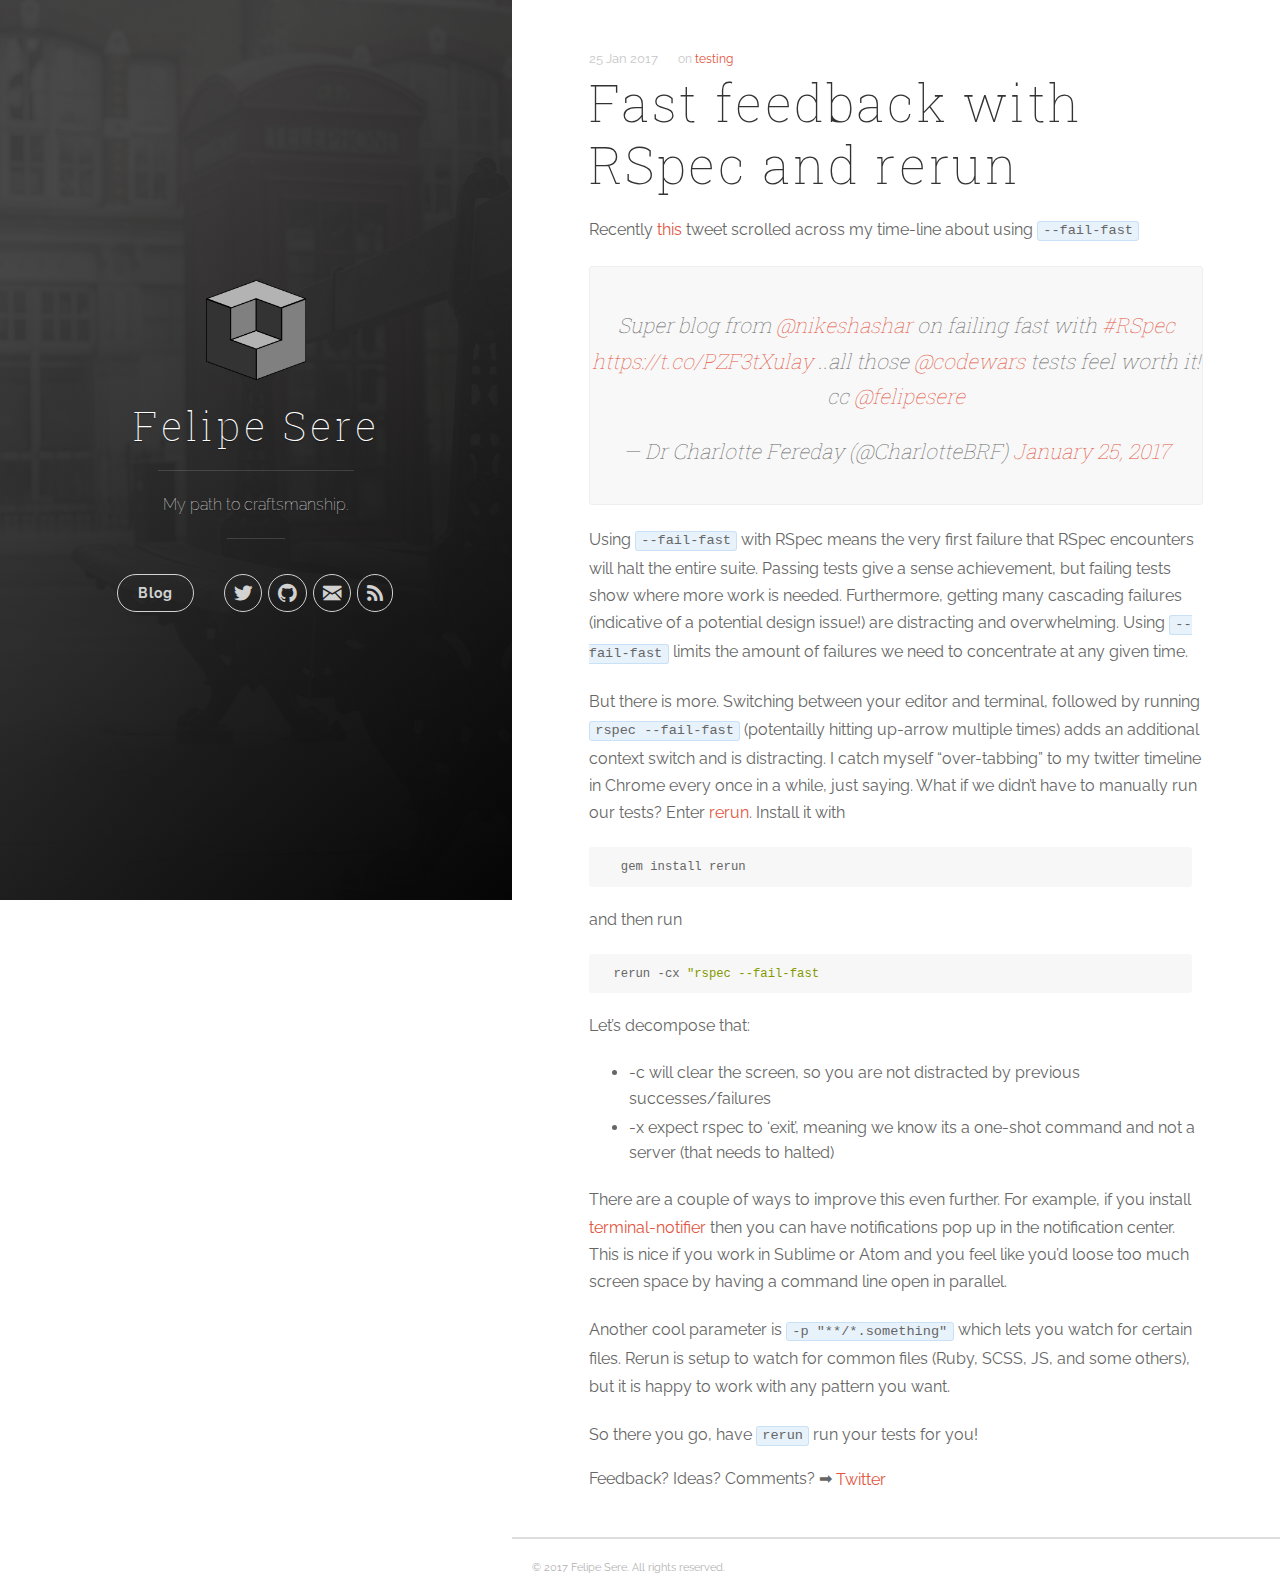
<file: 2017/fast-feedback-with-rspec-and-rerun/index.html>
<!DOCTYPE html>
<html>
  <head>
  <meta charset="utf-8">
  <meta name="viewport" content="width=device-width initial-scale=1" />
  <meta http-equiv="X-UA-Compatible" content="IE=edge">

  <title>Fast feedback with RSpec and rerun</title>
  <meta name="description" content="My path to craftsmanship.">
  <meta name="author" content="Felipe Sere">
  <meta name="HandheldFriendly" content="True">
  <meta name="MobileOptimized" content="320">
  <meta name="apple-mobile-web-app-capable" content="yes">
  <meta name="apple-mobile-web-app-status-bar-style" content="black-translucent">
  <meta name="viewport" content="width=device-width, initial-scale=1, maximum-scale=1">

  <meta name="twitter:card" content="summary">
<meta name="twitter:site" content="@felipesere">
<meta name="twitter:creator" content="@felipesere">

  <meta name="twitter:title" content="Fast feedback with RSpec and rerun">


<meta name="twitter:url" content="http://felipesere.github.io/2017/fast-feedback-with-rspec-and-rerun/">


  <meta name="twitter:description" content="Recently this tweet scrolled across my time-line about using --fail-fast

">


  <meta name="twitter:image" content="http://felipesere.github.io/images/profile.jpg">



  <meta property="og:type" content="article">
  <meta property="og:title" content="Felipe Sere">
  <meta property="og:description" content="My path to craftsmanship.">

  <link rel="apple-touch-icon" sizes="57x57" href="/images/favicons/apple-touch-icon-57x57.png">
  <link rel="apple-touch-icon" sizes="60x60" href="/images/favicons/apple-touch-icon-60x60.png">
  <link rel="apple-touch-icon" sizes="72x72" href="/images/favicons/apple-touch-icon-72x72.png">
  <link rel="apple-touch-icon" sizes="76x76" href="/images/favicons/apple-touch-icon-76x76.png">
  <link rel="apple-touch-icon" sizes="114x114" href="/images/favicons/apple-touch-icon-114x114.png">
  <link rel="apple-touch-icon" sizes="120x120" href="/images/favicons/apple-touch-icon-120x120.png">
  <link rel="apple-touch-icon" sizes="144x144" href="/images/favicons/apple-touch-icon-144x144.png">
  <link rel="apple-touch-icon" sizes="152x152" href="/images/favicons/apple-touch-icon-152x152.png">
  <link rel="apple-touch-icon" sizes="180x180" href="/images/favicons/apple-touch-icon-180x180.png">
  <link rel="icon" type="image/png" href="/images/favicons/favicon-32x32.png" sizes="32x32">
  <link rel="icon" type="image/png" href="/images/favicons/favicon-194x194.png" sizes="194x194">
  <link rel="icon" type="image/png" href="/images/favicons/favicon-96x96.png" sizes="96x96">
  <link rel="icon" type="image/png" href="/images/favicons/android-chrome-192x192.png" sizes="192x192">
  <link rel="icon" type="image/png" href="/images/favicons/favicon-16x16.png" sizes="16x16">
  <link rel="manifest" href="/images/favicons/manifest.json">
  <link rel="shortcut icon" href="/images/favicons/favicon.ico">
  <meta name="msapplication-TileColor" content="#ffc40d">
  <meta name="msapplication-TileImage" content="/images/favicons/mstile-144x144.png">
  <meta name="theme-color" content="#ffffff">

  <link rel="stylesheet" href="/css/main.css">
  <link rel="canonical" href="http://felipesere.github.io//2017/fast-feedback-with-rspec-and-rerun/">
  <link rel="alternate" type="application/rss+xml" title="Felipe Sere" href="/feed.xml">
</head>


  <body>
    <span class="mobile btn-mobile-menu">
  <i class="icon icon-list btn-mobile-menu__icon"></i>
  <i class="icon icon-x-circle btn-mobile-close__icon hidden"></i>
</span>

<header class="panel-cover" style="background-image: url(/images/cover.jpg)">
  <div class="panel-main">

    <div class="panel-main__inner panel-inverted">
    <div class="panel-main__content">
        <a href="/" title="link to home of Felipe Sere">
          <img src="/images/profile.jpg" class="user-image" alt="My Profile Photo">
          <h1 class="panel-cover__title panel-title">Felipe Sere</h1>
        </a>
        <hr class="panel-cover__divider">
        <p class="panel-cover__description">My path to craftsmanship.</p>
        <hr class="panel-cover__divider panel-cover__divider--secondary">

        <div class="navigation-wrapper">

          <nav class="cover-navigation cover-navigation--primary">
            <ul class="navigation">
              <li class="navigation__item"><a href="/#blog" title="link to Felipe Sere blog" class="blog-button">Blog</a></li>
            </ul>
          </nav>

          <nav class="cover-navigation navigation--social">
            <ul class="navigation">

            
              <!-- Twitter -->
              <li class="navigation__item">
                <a href="http://twitter.com/felipesere" title="@felipesere on Twitter" target="_blank">
                  <i class="icon icon-social-twitter"></i>
                  <span class="label">Twitter</span>
                </a>
              </li>
            

            

            

            
              <!-- GitHub -->
              <li class="navigation__item">
                <a href="https://www.github.com/felipesere" title="felipesere on GitHub" target="_blank">
                  <i class="icon icon-social-github"></i>
                  <span class="label">GitHub</span>
                </a>
              </li>
            

            
              <!-- Email -->
              <li class="navigation__item">
                <a href="mailto:felipe@8thlight.com" title="Email felipe@8thlight.com" target="_blank">
                  <i class="icon icon-mail"></i>
                  <span class="label">Email</span>
                </a>
              </li>
            

            <!-- RSS -->
            <li class="navigation__item">
              <a href="/feed.xml" title="Subscribe" target="_blank">
                <i class="icon icon-rss"></i>
                <span class="label">RSS</span>
              </a>
            </li>

            </ul>
          </nav>

        </div>

      </div>

    </div>

    <div class="panel-cover--overlay"></div>
  </div>
</header>


    <div class="content-wrapper">
      <div class="content-wrapper__inner">
        <article class="post-container post-container--single">
  <header class="post-header">
    <div class="post-meta">
      <time datetime="25 Jan 2017" class="post-meta__date date">25 Jan 2017</time> <span class="post-meta__tags">on <a href="/tags/#testing">testing</a> </span>
    </div>
    <h1 class="post-title">Fast feedback with RSpec and rerun</h1>
  </header>

  <section class="post">
    <p>Recently <a href="https://twitter.com/CharlotteBRF/status/824251562428076034">this</a> tweet scrolled across my time-line about using <code class="highlighter-rouge">--fail-fast</code></p>

<div class="jekyll-twitter-plugin"><blockquote class="twitter-tweet"><p lang="en" dir="ltr">Super blog from <a href="https://twitter.com/nikeshashar">@nikeshashar</a> on failing fast with <a href="https://twitter.com/hashtag/RSpec?src=hash">#RSpec</a> <a href="https://t.co/PZF3tXulay">https://t.co/PZF3tXulay</a> ..all those <a href="https://twitter.com/codewars">@codewars</a>  tests feel worth it! cc <a href="https://twitter.com/felipesere">@felipesere</a></p>&mdash; Dr Charlotte Fereday (@CharlotteBRF) <a href="https://twitter.com/CharlotteBRF/status/824251562428076034">January 25, 2017</a></blockquote>
<script async="" src="//platform.twitter.com/widgets.js" charset="utf-8"></script></div>

<p>Using <code class="highlighter-rouge">--fail-fast</code> with RSpec means the very first failure that RSpec encounters will halt the entire suite.
Passing tests give a sense achievement, but failing tests show where more work is needed.
Furthermore, getting many cascading failures (indicative of a potential design issue!) are distracting and overwhelming.
Using <code class="highlighter-rouge">--fail-fast</code> limits the amount of failures we need to concentrate at any given time.</p>

<p>But there is more.
Switching between your editor and terminal, followed by running <code class="highlighter-rouge">rspec --fail-fast</code> (potentailly hitting up-arrow multiple times) adds
an additional context switch and is distracting. I catch myself “over-tabbing” to my twitter timeline in Chrome every once in a while, just saying.
What if we didn’t have to manually run our tests?
Enter <a href="https://github.com/alexch/rerun">rerun</a>.
Install it with</p>

<div class="language-sh highlighter-rouge"><pre class="highlight"><code>   gem install rerun
</code></pre>
</div>

<p>and then run</p>

<div class="language-sh highlighter-rouge"><pre class="highlight"><code>  rerun -cx <span class="s2">"rspec --fail-fast
</span></code></pre>
</div>

<p>Let’s decompose that:</p>

<ul>
  <li>-c will clear the screen, so you are not distracted by previous successes/failures</li>
  <li>-x expect rspec to ‘exit’, meaning we know its a one-shot command and not a server (that needs to halted)</li>
</ul>

<p>There are a couple of ways to improve this even further.
For example, if you install <a href="https://github.com/julienXX/terminal-notifier">terminal-notifier</a> then you can have notifications
pop up in the notification center. This is nice if you work in Sublime or Atom and you feel like you’d loose too much screen space
by having a command line open in parallel.</p>

<p>Another cool parameter is <code class="highlighter-rouge">-p "**/*.something"</code> which lets you watch for certain files.
Rerun is setup to watch for common files (Ruby, SCSS, JS, and some others),
but it is happy to work with any pattern you want.</p>

<p>So there you go, have <code class="highlighter-rouge">rerun</code> run your tests for you!</p>


  </section>
  <div class="share-page">
  Feedback? Ideas? Comments? &#10145;
    <a href="https://twitter.com/intent/tweet?text=Fast feedback with RSpec and rerun&url=http://felipesere.github.io/2017/fast-feedback-with-rspec-and-rerun/&via=felipesere&related=felipesere" rel="nofollow" target="_blank" class="twitter-share-button" title="Share on Twitter">Twitter</a>
    <script async src="//platform.twitter.com/widgets.js" charset="utf-8"></script>
</div>

  
</article>



      </div>

      <footer class="footer">
  <span class="footer__copyright">&copy; 2017 Felipe Sere. All rights reserved.</span>
</footer> 

<script type="text/javascript" src="https://ajax.googleapis.com/ajax/libs/jquery/1.11.3/jquery.min.js"></script>
<script type="text/javascript" src="/js/main.js"></script>

<script>
  (function(i,s,o,g,r,a,m){i['GoogleAnalyticsObject']=r;i[r]=i[r]||function(){
  (i[r].q=i[r].q||[]).push(arguments)},i[r].l=1*new Date();a=s.createElement(o),
  m=s.getElementsByTagName(o)[0];a.async=1;a.src=g;m.parentNode.insertBefore(a,m)
  })(window,document,'script','//www.google-analytics.com/analytics.js','ga');

  ga('create', 'UA-91069061-1', 'auto');
  ga('send', 'pageview');
</script>

    </div>
  </body>
</html>
</file>
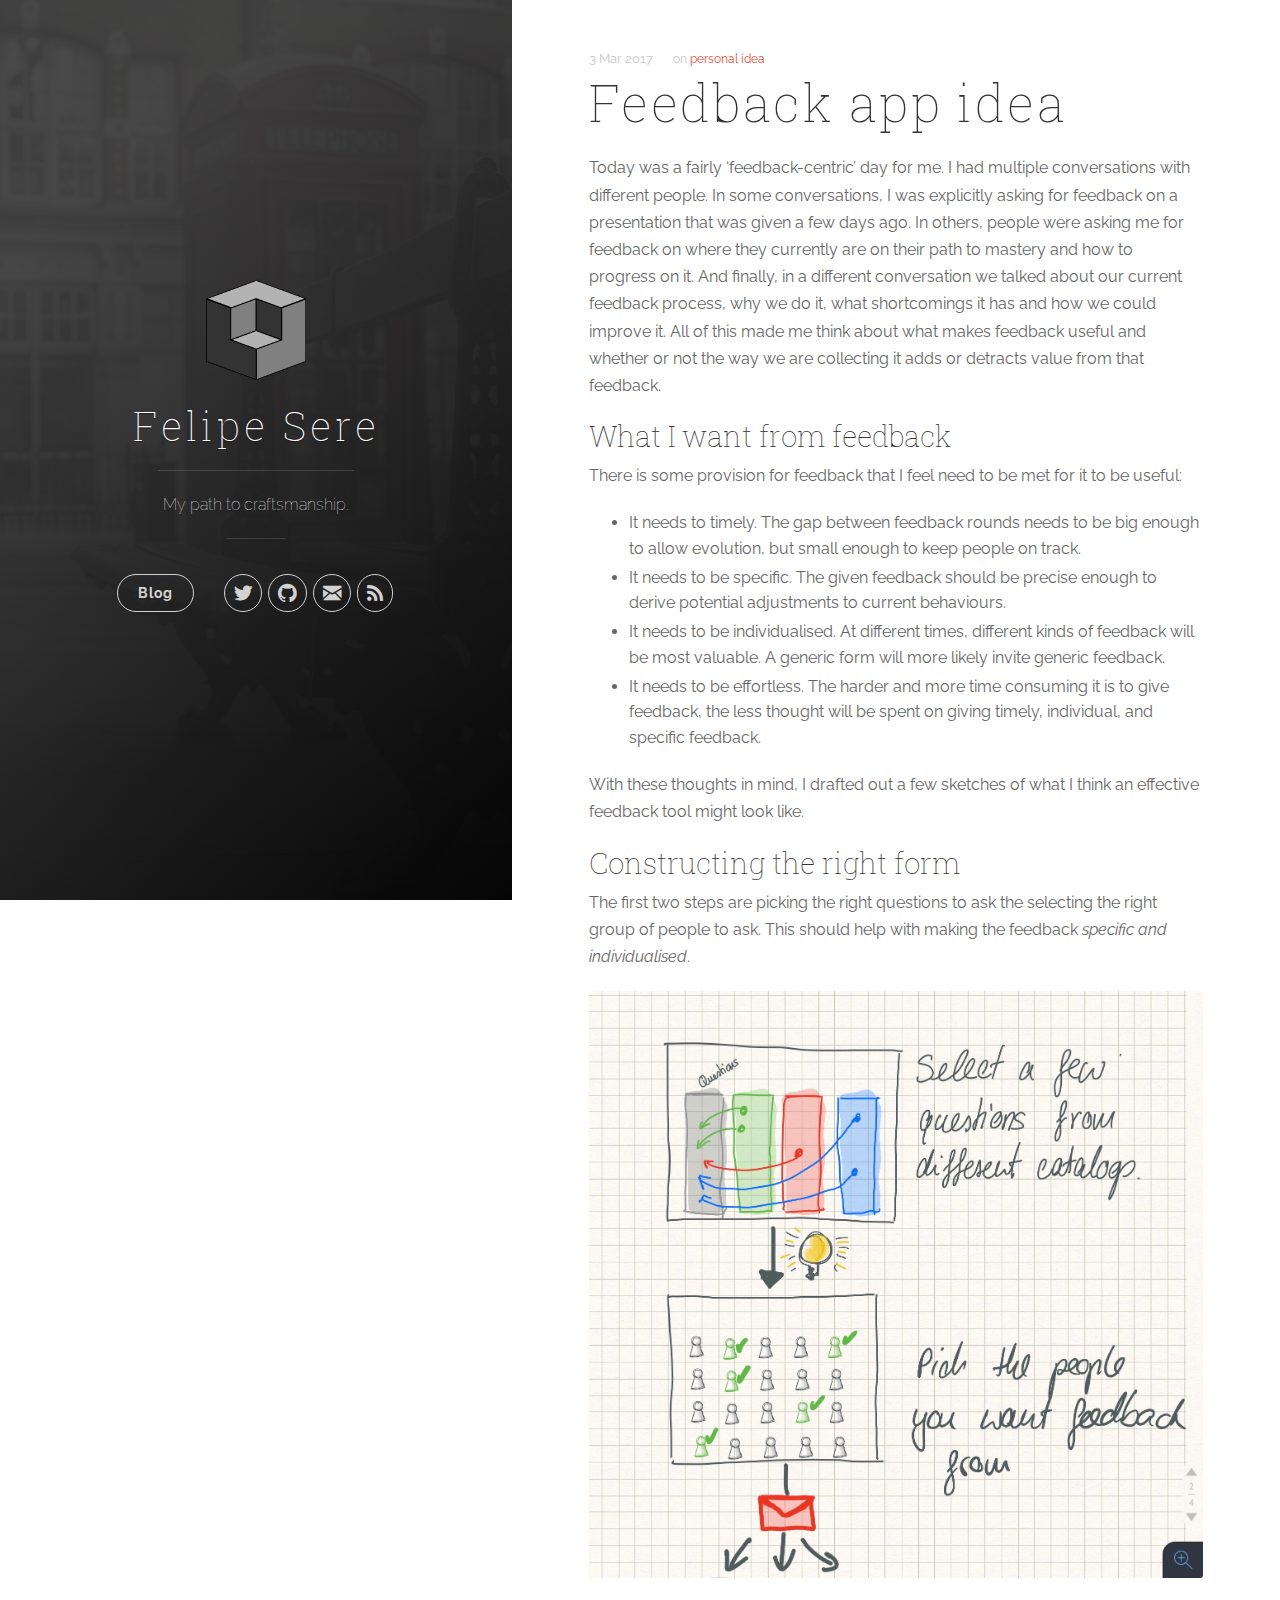
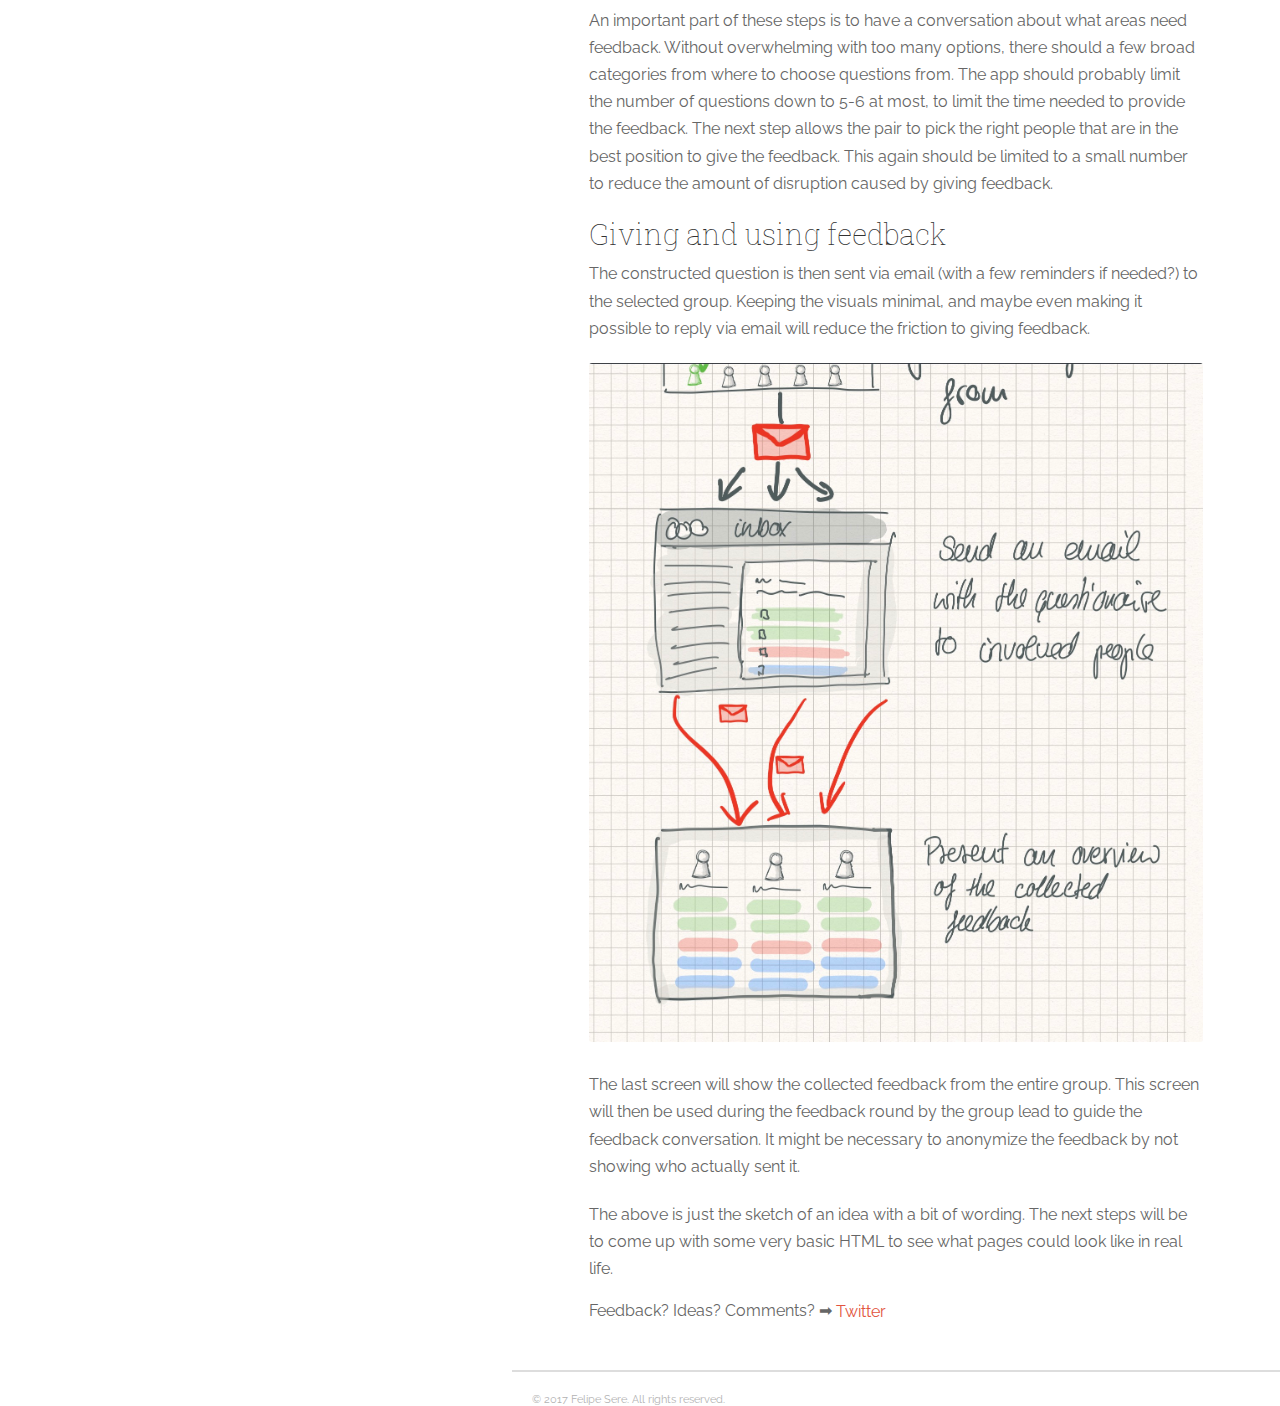
<file: 2017/feedback-app-idea/index.html>
<!DOCTYPE html>
<html>
  <head>
  <meta charset="utf-8">
  <meta name="viewport" content="width=device-width initial-scale=1" />
  <meta http-equiv="X-UA-Compatible" content="IE=edge">

  <title>Feedback app idea</title>
  <meta name="description" content="My path to craftsmanship.">
  <meta name="author" content="Felipe Sere">
  <meta name="HandheldFriendly" content="True">
  <meta name="MobileOptimized" content="320">
  <meta name="apple-mobile-web-app-capable" content="yes">
  <meta name="apple-mobile-web-app-status-bar-style" content="black-translucent">
  <meta name="viewport" content="width=device-width, initial-scale=1, maximum-scale=1">

  <meta name="twitter:card" content="summary">
<meta name="twitter:site" content="@felipesere">
<meta name="twitter:creator" content="@felipesere">

  <meta name="twitter:title" content="Feedback app idea">


<meta name="twitter:url" content="http://felipesere.github.io/2017/feedback-app-idea/">


  <meta name="twitter:description" content="Today was a fairly ‘feedback-centric’ day for me. I had multiple conversations with different people. In some conversations, I was explicitly askin...">


  <meta name="twitter:image" content="http://felipesere.github.io/images/constructing-feedback-form.jpg">



  <meta property="og:type" content="article">
  <meta property="og:title" content="Felipe Sere">
  <meta property="og:description" content="My path to craftsmanship.">

  <link rel="apple-touch-icon" sizes="57x57" href="/images/favicons/apple-touch-icon-57x57.png">
  <link rel="apple-touch-icon" sizes="60x60" href="/images/favicons/apple-touch-icon-60x60.png">
  <link rel="apple-touch-icon" sizes="72x72" href="/images/favicons/apple-touch-icon-72x72.png">
  <link rel="apple-touch-icon" sizes="76x76" href="/images/favicons/apple-touch-icon-76x76.png">
  <link rel="apple-touch-icon" sizes="114x114" href="/images/favicons/apple-touch-icon-114x114.png">
  <link rel="apple-touch-icon" sizes="120x120" href="/images/favicons/apple-touch-icon-120x120.png">
  <link rel="apple-touch-icon" sizes="144x144" href="/images/favicons/apple-touch-icon-144x144.png">
  <link rel="apple-touch-icon" sizes="152x152" href="/images/favicons/apple-touch-icon-152x152.png">
  <link rel="apple-touch-icon" sizes="180x180" href="/images/favicons/apple-touch-icon-180x180.png">
  <link rel="icon" type="image/png" href="/images/favicons/favicon-32x32.png" sizes="32x32">
  <link rel="icon" type="image/png" href="/images/favicons/favicon-194x194.png" sizes="194x194">
  <link rel="icon" type="image/png" href="/images/favicons/favicon-96x96.png" sizes="96x96">
  <link rel="icon" type="image/png" href="/images/favicons/android-chrome-192x192.png" sizes="192x192">
  <link rel="icon" type="image/png" href="/images/favicons/favicon-16x16.png" sizes="16x16">
  <link rel="manifest" href="/images/favicons/manifest.json">
  <link rel="shortcut icon" href="/images/favicons/favicon.ico">
  <meta name="msapplication-TileColor" content="#ffc40d">
  <meta name="msapplication-TileImage" content="/images/favicons/mstile-144x144.png">
  <meta name="theme-color" content="#ffffff">

  <link rel="stylesheet" href="/css/main.css">
  <link rel="canonical" href="http://felipesere.github.io//2017/feedback-app-idea/">
  <link rel="alternate" type="application/rss+xml" title="Felipe Sere" href="/feed.xml">
</head>


  <body>
    <span class="mobile btn-mobile-menu">
  <i class="icon icon-list btn-mobile-menu__icon"></i>
  <i class="icon icon-x-circle btn-mobile-close__icon hidden"></i>
</span>

<header class="panel-cover" style="background-image: url(/images/cover.jpg)">
  <div class="panel-main">

    <div class="panel-main__inner panel-inverted">
    <div class="panel-main__content">
        <a href="/" title="link to home of Felipe Sere">
          <img src="/images/profile.jpg" class="user-image" alt="My Profile Photo">
          <h1 class="panel-cover__title panel-title">Felipe Sere</h1>
        </a>
        <hr class="panel-cover__divider">
        <p class="panel-cover__description">My path to craftsmanship.</p>
        <hr class="panel-cover__divider panel-cover__divider--secondary">

        <div class="navigation-wrapper">

          <nav class="cover-navigation cover-navigation--primary">
            <ul class="navigation">
              <li class="navigation__item"><a href="/#blog" title="link to Felipe Sere blog" class="blog-button">Blog</a></li>
            </ul>
          </nav>

          <nav class="cover-navigation navigation--social">
            <ul class="navigation">

            
              <!-- Twitter -->
              <li class="navigation__item">
                <a href="http://twitter.com/felipesere" title="@felipesere on Twitter" target="_blank">
                  <i class="icon icon-social-twitter"></i>
                  <span class="label">Twitter</span>
                </a>
              </li>
            

            

            

            
              <!-- GitHub -->
              <li class="navigation__item">
                <a href="https://www.github.com/felipesere" title="felipesere on GitHub" target="_blank">
                  <i class="icon icon-social-github"></i>
                  <span class="label">GitHub</span>
                </a>
              </li>
            

            
              <!-- Email -->
              <li class="navigation__item">
                <a href="mailto:felipe@8thlight.com" title="Email felipe@8thlight.com" target="_blank">
                  <i class="icon icon-mail"></i>
                  <span class="label">Email</span>
                </a>
              </li>
            

            <!-- RSS -->
            <li class="navigation__item">
              <a href="/feed.xml" title="Subscribe" target="_blank">
                <i class="icon icon-rss"></i>
                <span class="label">RSS</span>
              </a>
            </li>

            </ul>
          </nav>

        </div>

      </div>

    </div>

    <div class="panel-cover--overlay"></div>
  </div>
</header>


    <div class="content-wrapper">
      <div class="content-wrapper__inner">
        <article class="post-container post-container--single">
  <header class="post-header">
    <div class="post-meta">
      <time datetime="3 Mar 2017" class="post-meta__date date">3 Mar 2017</time> <span class="post-meta__tags">on <a href="/tags/#personal">personal</a> <a href="/tags/#idea">idea</a> </span>
    </div>
    <h1 class="post-title">Feedback app idea</h1>
  </header>

  <section class="post">
    <p>Today was a fairly ‘feedback-centric’ day for me. I had multiple conversations with different people. In some conversations, I was explicitly asking for feedback on a presentation that was given a few days ago. In others, people were asking me for feedback on where they currently are on their path to mastery and how to progress on it. And finally, in a different conversation we talked about our current feedback process, why we do it, what shortcomings it has and how we could improve it. All of this made me think about what makes feedback useful and whether or not the way we are collecting it adds or detracts value from that feedback.</p>

<h3 id="what-i-want-from-feedback">What I want from feedback</h3>

<p>There is some provision for feedback that I feel need to be met for it to be useful:</p>

<ul>
  <li>It needs to timely. The gap between feedback rounds needs to be big enough to allow evolution, but small enough to keep people on track.</li>
  <li>It needs to be specific. The given feedback should be precise enough to derive potential adjustments to current behaviours.</li>
  <li>It needs to be individualised. At different times, different kinds of feedback will be most valuable. A generic form will more likely invite generic feedback.</li>
  <li>It needs to be effortless. The harder and more time consuming it is to give feedback, the less thought will be spent on giving timely, individual, and specific feedback.</li>
</ul>

<p>With these thoughts in mind, I drafted out a few sketches of what I think an effective feedback tool might look like.</p>

<h3 id="constructing-the-right-form">Constructing the right form</h3>

<p>The first two steps are picking the right questions to ask the selecting the right group of people to ask. This should help with making the feedback <em>specific and individualised</em>.</p>

<p><img src="http://felipesere.github.io/images/constructing-feedback-form.jpg" alt="Constructing Feedback Form" /></p>

<p>An important part of these steps is to have a conversation about what areas need feedback. Without overwhelming with too many options, there should a few broad categories from where to choose questions from. The app should probably limit the number of questions down to 5-6 at most, to limit the time needed to provide the feedback. The next step allows the pair to pick the right people that are in the best position to give the feedback. This again should be limited to a small number to reduce the amount of disruption caused by giving feedback.</p>

<h3 id="giving-and-using-feedback">Giving and using feedback</h3>

<p>The constructed question is then sent via email (with a few reminders if needed?) to the selected group. Keeping the visuals minimal, and maybe even making it possible to reply via email will reduce the friction to giving feedback.</p>

<p><img src="http://felipesere.github.io/images/giving-feedback-screen.jpg" alt="Giving Feedback Screen" /></p>

<p>The last screen will show the collected feedback from the entire group. This screen will then be used during the feedback round by the group lead to guide the feedback conversation. It might be necessary to anonymize the feedback by not showing who actually sent it.</p>

<p>The above is just the sketch of an idea with a bit of wording. The next steps will be to come up with some very basic HTML to see what pages could look like in real life.</p>

  </section>
  <div class="share-page">
  Feedback? Ideas? Comments? &#10145;
    <a href="https://twitter.com/intent/tweet?text=Feedback app idea&url=http://felipesere.github.io/2017/feedback-app-idea/&via=felipesere&related=felipesere" rel="nofollow" target="_blank" class="twitter-share-button" title="Share on Twitter">Twitter</a>
    <script async src="//platform.twitter.com/widgets.js" charset="utf-8"></script>
</div>

  
</article>



      </div>

      <footer class="footer">
  <span class="footer__copyright">&copy; 2017 Felipe Sere. All rights reserved.</span>
</footer> 

<script type="text/javascript" src="https://ajax.googleapis.com/ajax/libs/jquery/1.11.3/jquery.min.js"></script>
<script type="text/javascript" src="/js/main.js"></script>

<script>
  (function(i,s,o,g,r,a,m){i['GoogleAnalyticsObject']=r;i[r]=i[r]||function(){
  (i[r].q=i[r].q||[]).push(arguments)},i[r].l=1*new Date();a=s.createElement(o),
  m=s.getElementsByTagName(o)[0];a.async=1;a.src=g;m.parentNode.insertBefore(a,m)
  })(window,document,'script','//www.google-analytics.com/analytics.js','ga');

  ga('create', 'UA-91069061-1', 'auto');
  ga('send', 'pageview');
</script>

    </div>
  </body>
</html>
</file>
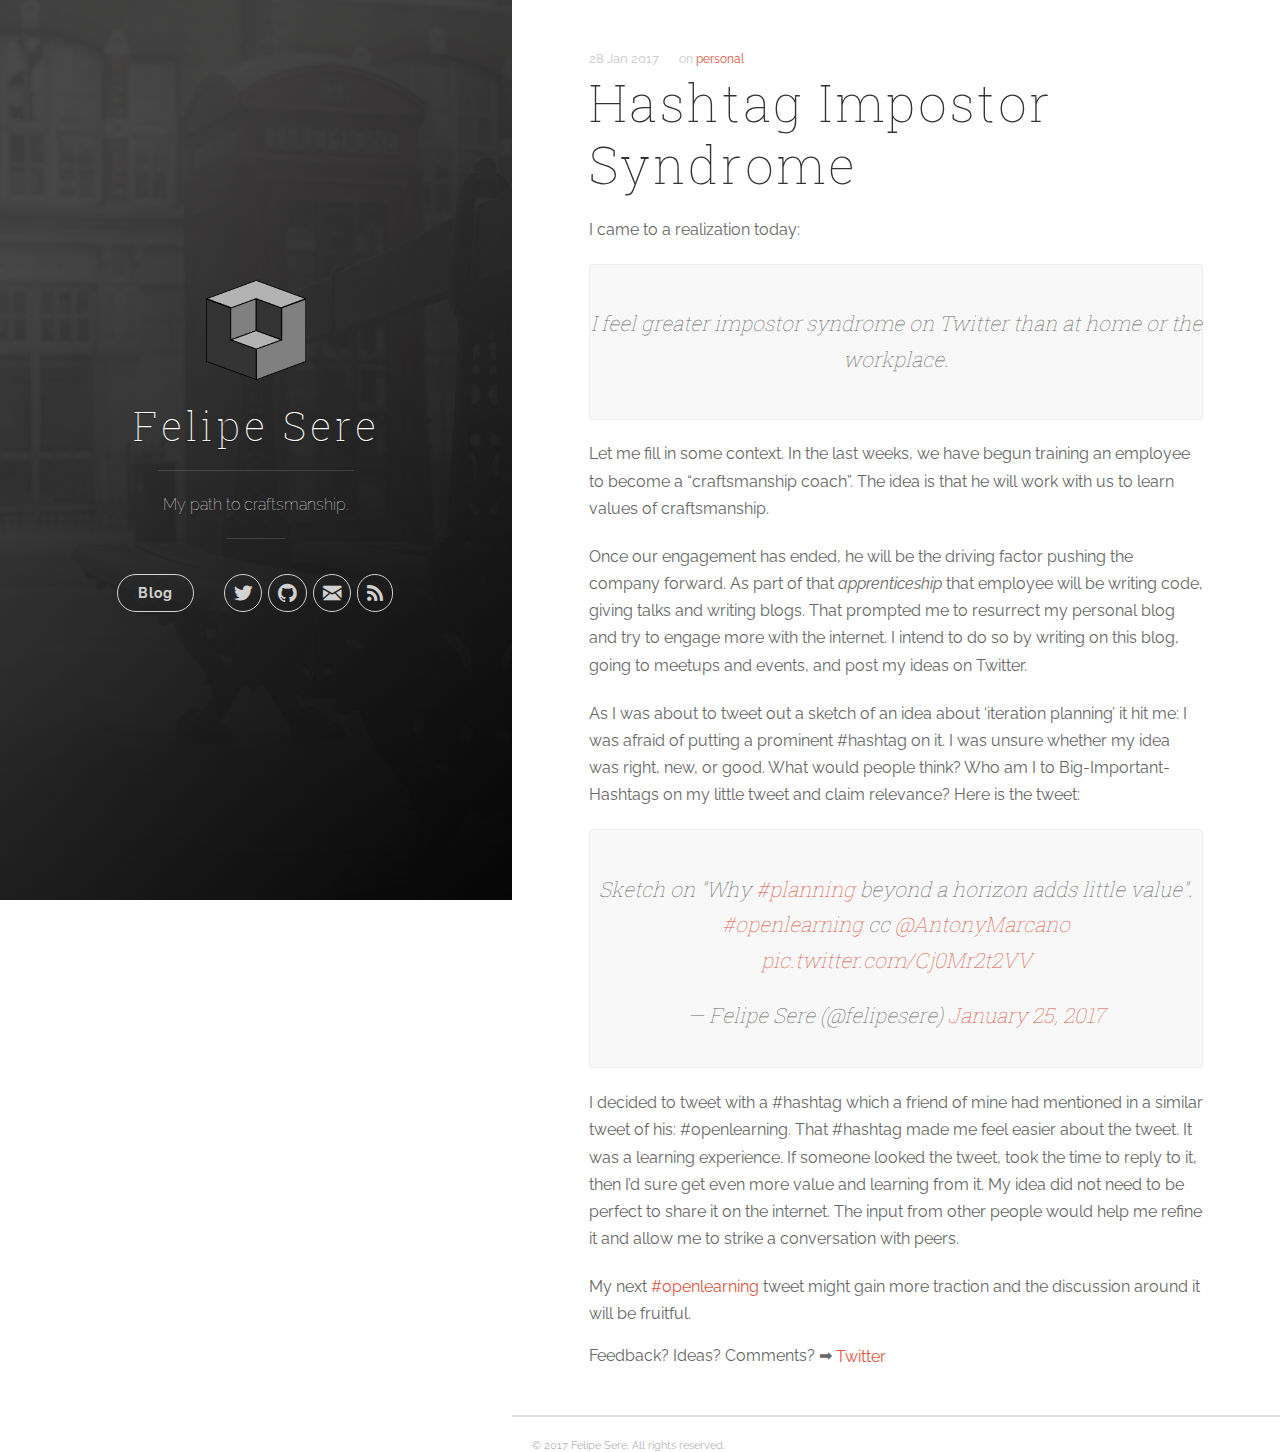
<file: 2017/hashtag-impostor-syndrome/index.html>
<!DOCTYPE html>
<html>
  <head>
  <meta charset="utf-8">
  <meta name="viewport" content="width=device-width initial-scale=1" />
  <meta http-equiv="X-UA-Compatible" content="IE=edge">

  <title>Hashtag Impostor Syndrome</title>
  <meta name="description" content="My path to craftsmanship.">
  <meta name="author" content="Felipe Sere">
  <meta name="HandheldFriendly" content="True">
  <meta name="MobileOptimized" content="320">
  <meta name="apple-mobile-web-app-capable" content="yes">
  <meta name="apple-mobile-web-app-status-bar-style" content="black-translucent">
  <meta name="viewport" content="width=device-width, initial-scale=1, maximum-scale=1">

  <meta name="twitter:card" content="summary">
<meta name="twitter:site" content="@felipesere">
<meta name="twitter:creator" content="@felipesere">

  <meta name="twitter:title" content="Hashtag Impostor Syndrome">


<meta name="twitter:url" content="http://felipesere.github.io/2017/hashtag-impostor-syndrome/">


  <meta name="twitter:description" content="I came to a realization today:

">


  <meta name="twitter:image" content="http://felipesere.github.io/images/profile.jpg">



  <meta property="og:type" content="article">
  <meta property="og:title" content="Felipe Sere">
  <meta property="og:description" content="My path to craftsmanship.">

  <link rel="apple-touch-icon" sizes="57x57" href="/images/favicons/apple-touch-icon-57x57.png">
  <link rel="apple-touch-icon" sizes="60x60" href="/images/favicons/apple-touch-icon-60x60.png">
  <link rel="apple-touch-icon" sizes="72x72" href="/images/favicons/apple-touch-icon-72x72.png">
  <link rel="apple-touch-icon" sizes="76x76" href="/images/favicons/apple-touch-icon-76x76.png">
  <link rel="apple-touch-icon" sizes="114x114" href="/images/favicons/apple-touch-icon-114x114.png">
  <link rel="apple-touch-icon" sizes="120x120" href="/images/favicons/apple-touch-icon-120x120.png">
  <link rel="apple-touch-icon" sizes="144x144" href="/images/favicons/apple-touch-icon-144x144.png">
  <link rel="apple-touch-icon" sizes="152x152" href="/images/favicons/apple-touch-icon-152x152.png">
  <link rel="apple-touch-icon" sizes="180x180" href="/images/favicons/apple-touch-icon-180x180.png">
  <link rel="icon" type="image/png" href="/images/favicons/favicon-32x32.png" sizes="32x32">
  <link rel="icon" type="image/png" href="/images/favicons/favicon-194x194.png" sizes="194x194">
  <link rel="icon" type="image/png" href="/images/favicons/favicon-96x96.png" sizes="96x96">
  <link rel="icon" type="image/png" href="/images/favicons/android-chrome-192x192.png" sizes="192x192">
  <link rel="icon" type="image/png" href="/images/favicons/favicon-16x16.png" sizes="16x16">
  <link rel="manifest" href="/images/favicons/manifest.json">
  <link rel="shortcut icon" href="/images/favicons/favicon.ico">
  <meta name="msapplication-TileColor" content="#ffc40d">
  <meta name="msapplication-TileImage" content="/images/favicons/mstile-144x144.png">
  <meta name="theme-color" content="#ffffff">

  <link rel="stylesheet" href="/css/main.css">
  <link rel="canonical" href="http://felipesere.github.io//2017/hashtag-impostor-syndrome/">
  <link rel="alternate" type="application/rss+xml" title="Felipe Sere" href="/feed.xml">
</head>


  <body>
    <span class="mobile btn-mobile-menu">
  <i class="icon icon-list btn-mobile-menu__icon"></i>
  <i class="icon icon-x-circle btn-mobile-close__icon hidden"></i>
</span>

<header class="panel-cover" style="background-image: url(/images/cover.jpg)">
  <div class="panel-main">

    <div class="panel-main__inner panel-inverted">
    <div class="panel-main__content">
        <a href="/" title="link to home of Felipe Sere">
          <img src="/images/profile.jpg" class="user-image" alt="My Profile Photo">
          <h1 class="panel-cover__title panel-title">Felipe Sere</h1>
        </a>
        <hr class="panel-cover__divider">
        <p class="panel-cover__description">My path to craftsmanship.</p>
        <hr class="panel-cover__divider panel-cover__divider--secondary">

        <div class="navigation-wrapper">

          <nav class="cover-navigation cover-navigation--primary">
            <ul class="navigation">
              <li class="navigation__item"><a href="/#blog" title="link to Felipe Sere blog" class="blog-button">Blog</a></li>
            </ul>
          </nav>

          <nav class="cover-navigation navigation--social">
            <ul class="navigation">

            
              <!-- Twitter -->
              <li class="navigation__item">
                <a href="http://twitter.com/felipesere" title="@felipesere on Twitter" target="_blank">
                  <i class="icon icon-social-twitter"></i>
                  <span class="label">Twitter</span>
                </a>
              </li>
            

            

            

            
              <!-- GitHub -->
              <li class="navigation__item">
                <a href="https://www.github.com/felipesere" title="felipesere on GitHub" target="_blank">
                  <i class="icon icon-social-github"></i>
                  <span class="label">GitHub</span>
                </a>
              </li>
            

            
              <!-- Email -->
              <li class="navigation__item">
                <a href="mailto:felipe@8thlight.com" title="Email felipe@8thlight.com" target="_blank">
                  <i class="icon icon-mail"></i>
                  <span class="label">Email</span>
                </a>
              </li>
            

            <!-- RSS -->
            <li class="navigation__item">
              <a href="/feed.xml" title="Subscribe" target="_blank">
                <i class="icon icon-rss"></i>
                <span class="label">RSS</span>
              </a>
            </li>

            </ul>
          </nav>

        </div>

      </div>

    </div>

    <div class="panel-cover--overlay"></div>
  </div>
</header>


    <div class="content-wrapper">
      <div class="content-wrapper__inner">
        <article class="post-container post-container--single">
  <header class="post-header">
    <div class="post-meta">
      <time datetime="28 Jan 2017" class="post-meta__date date">28 Jan 2017</time> <span class="post-meta__tags">on <a href="/tags/#personal">personal</a> </span>
    </div>
    <h1 class="post-title">Hashtag Impostor Syndrome</h1>
  </header>

  <section class="post">
    <p>I came to a realization today:</p>

<blockquote>
  <p>I feel greater impostor syndrome on Twitter than at home or the workplace.</p>
</blockquote>

<p>Let me fill in some context. In the last weeks, we have begun training an employee to become a “craftsmanship coach”. The idea is that he will work with us to learn values of craftsmanship.</p>

<p>Once our engagement has ended, he will be the driving factor pushing the company forward. As part of that <em>apprenticeship</em> that employee will be writing code, giving talks and writing blogs. That prompted me to resurrect my personal blog and try to engage more with the internet. I intend to do so by writing on this blog, going to meetups and events, and post my ideas on Twitter.</p>

<p>As I was about to tweet out a sketch of an idea about ‘iteration planning’ it hit me: I was afraid of putting a prominent #hashtag on it. I was unsure whether my idea was right, new, or good. What would people think? Who am I to Big-Important-Hashtags on my little tweet and claim relevance? Here is the tweet:</p>

<div class="jekyll-twitter-plugin"><blockquote class="twitter-tweet"><p lang="en" dir="ltr">Sketch on &quot;Why <a href="https://twitter.com/hashtag/planning?src=hash">#planning</a> beyond a horizon adds little value&quot;. <a href="https://twitter.com/hashtag/openlearning?src=hash">#openlearning</a> cc <a href="https://twitter.com/AntonyMarcano">@AntonyMarcano</a> <a href="https://t.co/Cj0Mr2t2VV">pic.twitter.com/Cj0Mr2t2VV</a></p>&mdash; Felipe Sere (@felipesere) <a href="https://twitter.com/felipesere/status/824393103968706560">January 25, 2017</a></blockquote>
<script async="" src="//platform.twitter.com/widgets.js" charset="utf-8"></script></div>

<p>I decided to tweet with a #hashtag which a friend of mine had mentioned in a similar tweet of his: #openlearning. That #hashtag made me feel easier about the tweet. It was a learning experience. If someone looked the tweet, took the time to reply to it, then I’d sure get even more value and learning from it. My idea did not need to be perfect to share it on the internet. The input from other people would help me refine it and allow me to strike a conversation with peers.</p>

<p>My next <a href="https://twitter.com/search?q=%23openlearning&amp;src=typd">#openlearning</a> tweet might gain more traction and the  discussion around it will be fruitful.</p>

  </section>
  <div class="share-page">
  Feedback? Ideas? Comments? &#10145;
    <a href="https://twitter.com/intent/tweet?text=Hashtag Impostor Syndrome&url=http://felipesere.github.io/2017/hashtag-impostor-syndrome/&via=felipesere&related=felipesere" rel="nofollow" target="_blank" class="twitter-share-button" title="Share on Twitter">Twitter</a>
    <script async src="//platform.twitter.com/widgets.js" charset="utf-8"></script>
</div>

  
</article>



      </div>

      <footer class="footer">
  <span class="footer__copyright">&copy; 2017 Felipe Sere. All rights reserved.</span>
</footer> 

<script type="text/javascript" src="https://ajax.googleapis.com/ajax/libs/jquery/1.11.3/jquery.min.js"></script>
<script type="text/javascript" src="/js/main.js"></script>

<script>
  (function(i,s,o,g,r,a,m){i['GoogleAnalyticsObject']=r;i[r]=i[r]||function(){
  (i[r].q=i[r].q||[]).push(arguments)},i[r].l=1*new Date();a=s.createElement(o),
  m=s.getElementsByTagName(o)[0];a.async=1;a.src=g;m.parentNode.insertBefore(a,m)
  })(window,document,'script','//www.google-analytics.com/analytics.js','ga');

  ga('create', 'UA-91069061-1', 'auto');
  ga('send', 'pageview');
</script>

    </div>
  </body>
</html>
</file>
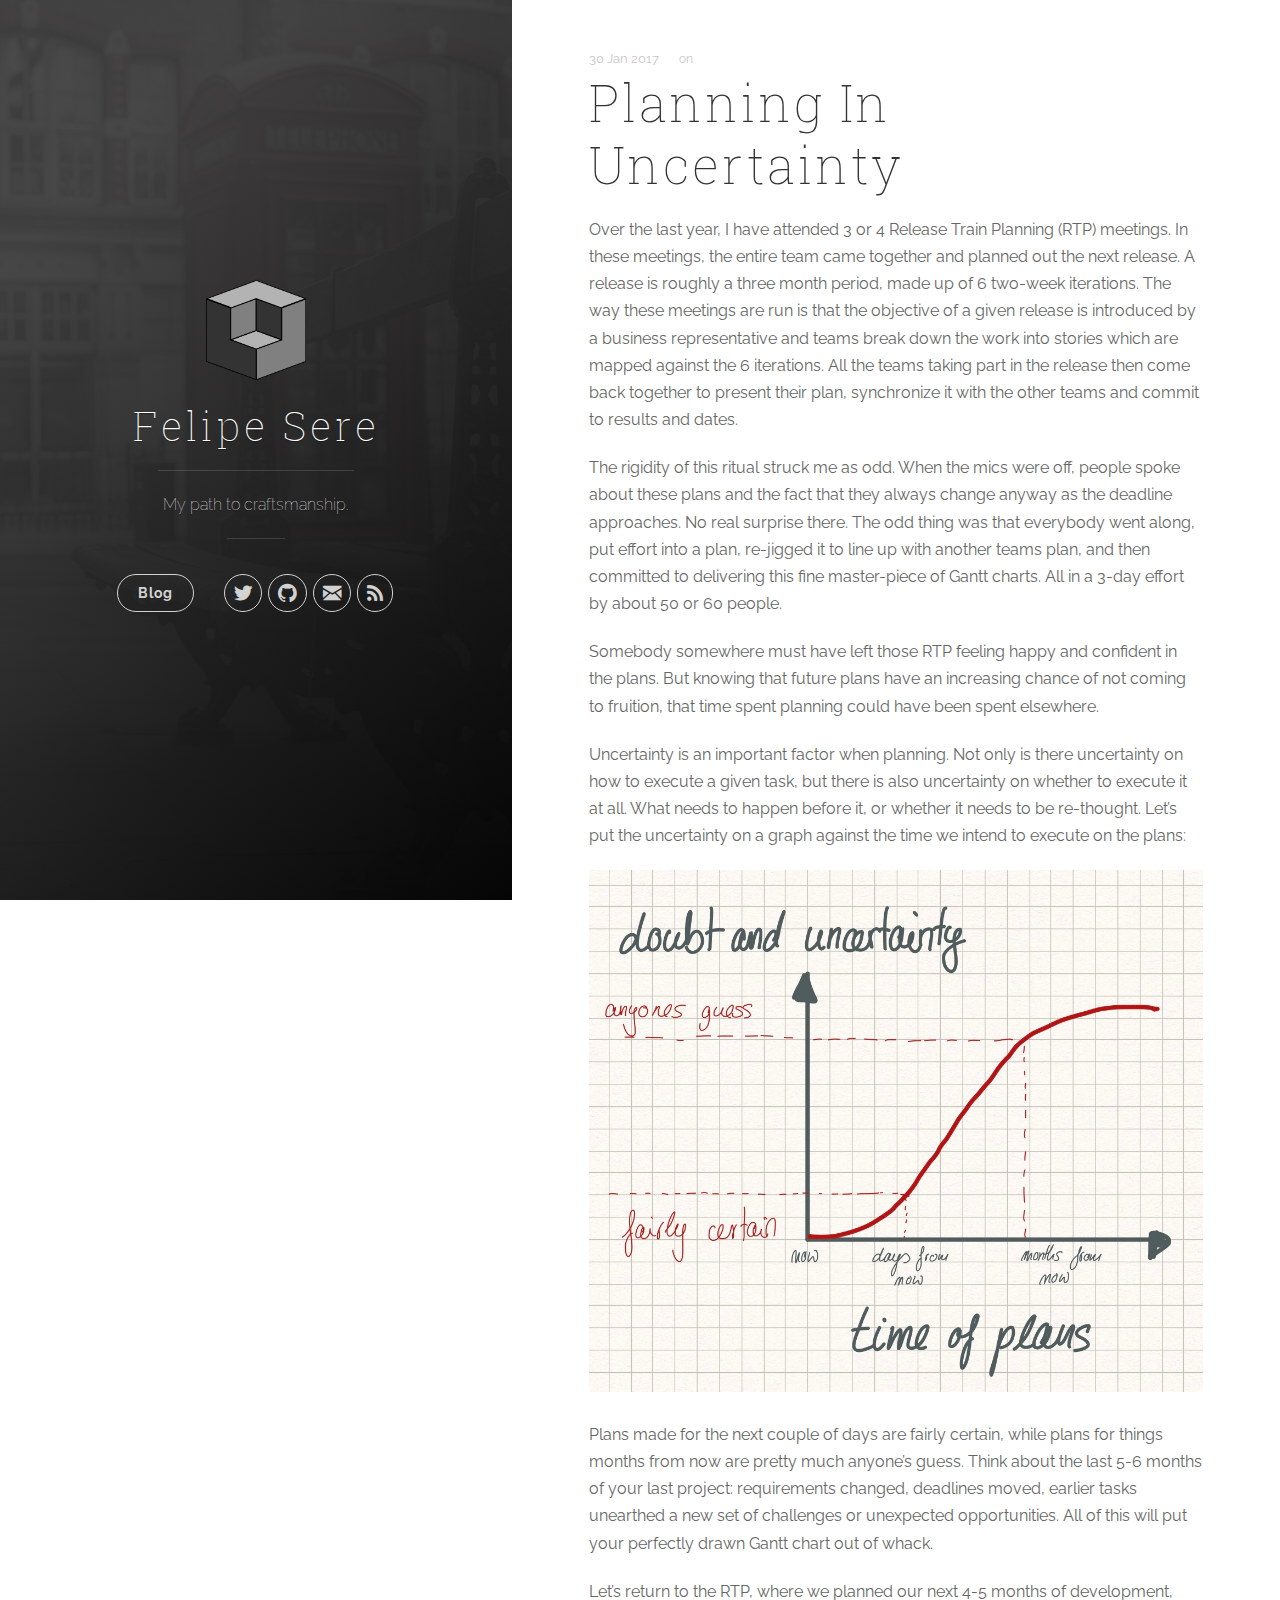
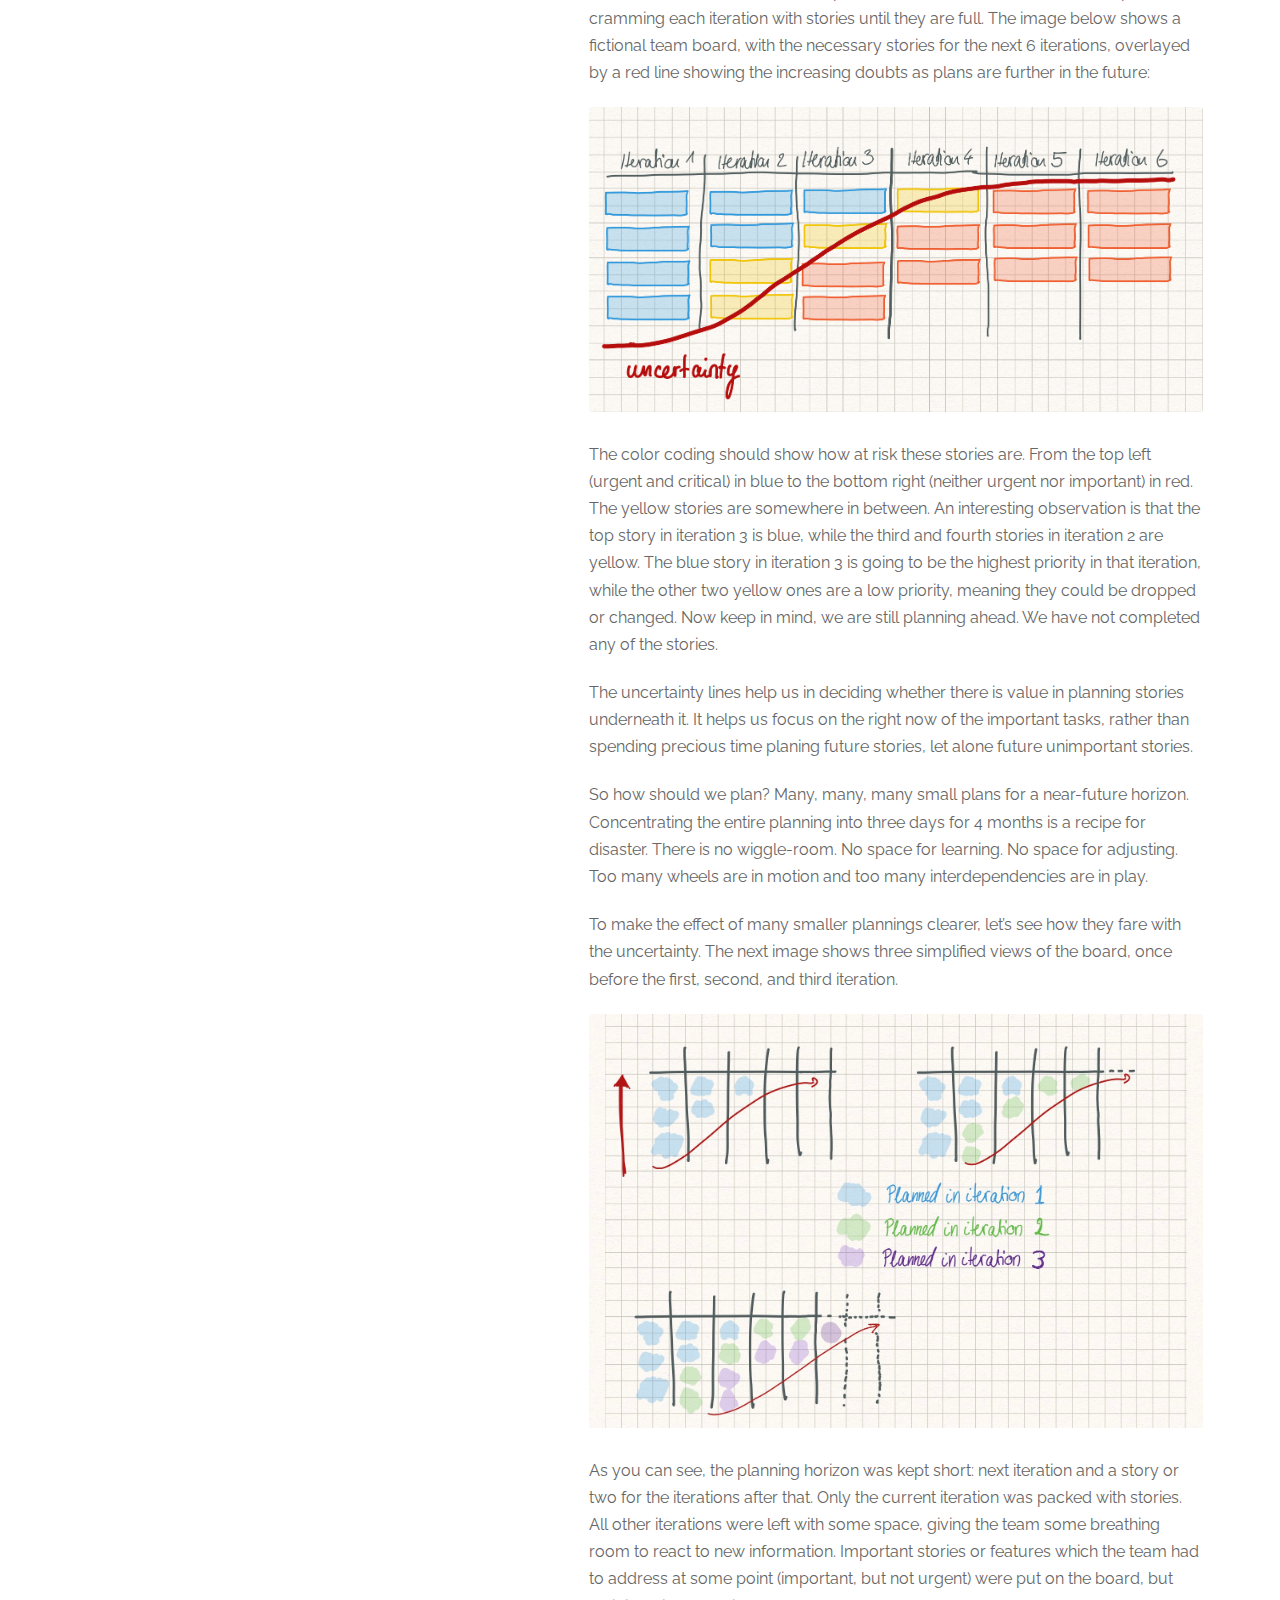
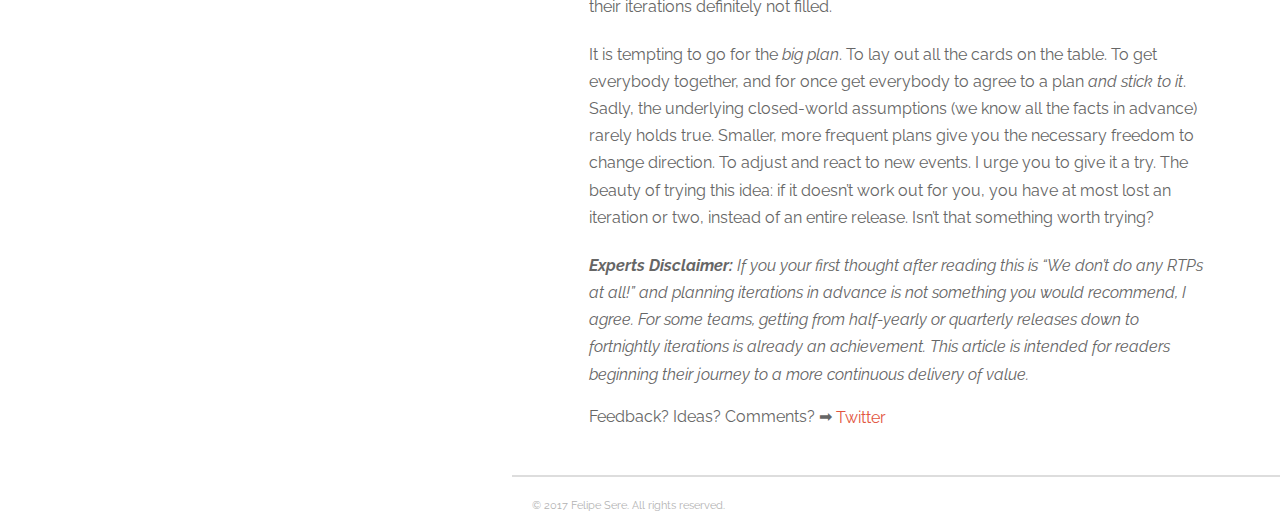
<file: 2017/planning-in-uncertainty/index.html>
<!DOCTYPE html>
<html>
  <head>
  <meta charset="utf-8">
  <meta name="viewport" content="width=device-width initial-scale=1" />
  <meta http-equiv="X-UA-Compatible" content="IE=edge">

  <title>Planning In Uncertainty</title>
  <meta name="description" content="My path to craftsmanship.">
  <meta name="author" content="Felipe Sere">
  <meta name="HandheldFriendly" content="True">
  <meta name="MobileOptimized" content="320">
  <meta name="apple-mobile-web-app-capable" content="yes">
  <meta name="apple-mobile-web-app-status-bar-style" content="black-translucent">
  <meta name="viewport" content="width=device-width, initial-scale=1, maximum-scale=1">

  <meta name="twitter:card" content="summary">
<meta name="twitter:site" content="@felipesere">
<meta name="twitter:creator" content="@felipesere">

  <meta name="twitter:title" content="Planning In Uncertainty">


<meta name="twitter:url" content="http://felipesere.github.io/2017/planning-in-uncertainty/">


  <meta name="twitter:description" content="Over the last year, I have attended 3 or 4 Release Train Planning (RTP) meetings. In these meetings, the entire team came together and planned out ...">


  <meta name="twitter:image" content="http://felipesere.github.io/images/doubt-and-plans.jpg">



  <meta property="og:type" content="article">
  <meta property="og:title" content="Felipe Sere">
  <meta property="og:description" content="My path to craftsmanship.">

  <link rel="apple-touch-icon" sizes="57x57" href="/images/favicons/apple-touch-icon-57x57.png">
  <link rel="apple-touch-icon" sizes="60x60" href="/images/favicons/apple-touch-icon-60x60.png">
  <link rel="apple-touch-icon" sizes="72x72" href="/images/favicons/apple-touch-icon-72x72.png">
  <link rel="apple-touch-icon" sizes="76x76" href="/images/favicons/apple-touch-icon-76x76.png">
  <link rel="apple-touch-icon" sizes="114x114" href="/images/favicons/apple-touch-icon-114x114.png">
  <link rel="apple-touch-icon" sizes="120x120" href="/images/favicons/apple-touch-icon-120x120.png">
  <link rel="apple-touch-icon" sizes="144x144" href="/images/favicons/apple-touch-icon-144x144.png">
  <link rel="apple-touch-icon" sizes="152x152" href="/images/favicons/apple-touch-icon-152x152.png">
  <link rel="apple-touch-icon" sizes="180x180" href="/images/favicons/apple-touch-icon-180x180.png">
  <link rel="icon" type="image/png" href="/images/favicons/favicon-32x32.png" sizes="32x32">
  <link rel="icon" type="image/png" href="/images/favicons/favicon-194x194.png" sizes="194x194">
  <link rel="icon" type="image/png" href="/images/favicons/favicon-96x96.png" sizes="96x96">
  <link rel="icon" type="image/png" href="/images/favicons/android-chrome-192x192.png" sizes="192x192">
  <link rel="icon" type="image/png" href="/images/favicons/favicon-16x16.png" sizes="16x16">
  <link rel="manifest" href="/images/favicons/manifest.json">
  <link rel="shortcut icon" href="/images/favicons/favicon.ico">
  <meta name="msapplication-TileColor" content="#ffc40d">
  <meta name="msapplication-TileImage" content="/images/favicons/mstile-144x144.png">
  <meta name="theme-color" content="#ffffff">

  <link rel="stylesheet" href="/css/main.css">
  <link rel="canonical" href="http://felipesere.github.io//2017/planning-in-uncertainty/">
  <link rel="alternate" type="application/rss+xml" title="Felipe Sere" href="/feed.xml">
</head>


  <body>
    <span class="mobile btn-mobile-menu">
  <i class="icon icon-list btn-mobile-menu__icon"></i>
  <i class="icon icon-x-circle btn-mobile-close__icon hidden"></i>
</span>

<header class="panel-cover" style="background-image: url(/images/cover.jpg)">
  <div class="panel-main">

    <div class="panel-main__inner panel-inverted">
    <div class="panel-main__content">
        <a href="/" title="link to home of Felipe Sere">
          <img src="/images/profile.jpg" class="user-image" alt="My Profile Photo">
          <h1 class="panel-cover__title panel-title">Felipe Sere</h1>
        </a>
        <hr class="panel-cover__divider">
        <p class="panel-cover__description">My path to craftsmanship.</p>
        <hr class="panel-cover__divider panel-cover__divider--secondary">

        <div class="navigation-wrapper">

          <nav class="cover-navigation cover-navigation--primary">
            <ul class="navigation">
              <li class="navigation__item"><a href="/#blog" title="link to Felipe Sere blog" class="blog-button">Blog</a></li>
            </ul>
          </nav>

          <nav class="cover-navigation navigation--social">
            <ul class="navigation">

            
              <!-- Twitter -->
              <li class="navigation__item">
                <a href="http://twitter.com/felipesere" title="@felipesere on Twitter" target="_blank">
                  <i class="icon icon-social-twitter"></i>
                  <span class="label">Twitter</span>
                </a>
              </li>
            

            

            

            
              <!-- GitHub -->
              <li class="navigation__item">
                <a href="https://www.github.com/felipesere" title="felipesere on GitHub" target="_blank">
                  <i class="icon icon-social-github"></i>
                  <span class="label">GitHub</span>
                </a>
              </li>
            

            
              <!-- Email -->
              <li class="navigation__item">
                <a href="mailto:felipe@8thlight.com" title="Email felipe@8thlight.com" target="_blank">
                  <i class="icon icon-mail"></i>
                  <span class="label">Email</span>
                </a>
              </li>
            

            <!-- RSS -->
            <li class="navigation__item">
              <a href="/feed.xml" title="Subscribe" target="_blank">
                <i class="icon icon-rss"></i>
                <span class="label">RSS</span>
              </a>
            </li>

            </ul>
          </nav>

        </div>

      </div>

    </div>

    <div class="panel-cover--overlay"></div>
  </div>
</header>


    <div class="content-wrapper">
      <div class="content-wrapper__inner">
        <article class="post-container post-container--single">
  <header class="post-header">
    <div class="post-meta">
      <time datetime="30 Jan 2017" class="post-meta__date date">30 Jan 2017</time> <span class="post-meta__tags">on </span>
    </div>
    <h1 class="post-title">Planning In Uncertainty</h1>
  </header>

  <section class="post">
    <p>Over the last year, I have attended 3 or 4 Release Train Planning (RTP) meetings. In these meetings, the entire team came together and planned out the next release. A release is roughly a three month period, made up of 6 two-week iterations. The way these meetings are run is that the objective of a given release is introduced by a business representative and teams break down the work into stories which are mapped against the 6 iterations. All the teams taking part in the release then come back together to present their plan, synchronize it with the other teams and commit to results and dates.</p>

<p>The rigidity of this ritual struck me as odd. When the mics were off, people spoke about these plans and the fact that they always change anyway as the deadline approaches. No real surprise there. The odd thing was that everybody went along, put effort into a plan, re-jigged it to line up with another teams plan, and then committed to delivering this fine master-piece of Gantt charts. All in a 3-day effort by about 50 or 60 people.</p>

<p>Somebody somewhere must have left those RTP feeling happy and confident in the plans. But knowing that future plans have an increasing chance of not coming to fruition, that time spent planning could have been spent elsewhere.</p>

<p>Uncertainty is an important factor when planning. Not only is there uncertainty on how to execute a given task, but there is also uncertainty on whether to execute it at all.
What needs to happen before it, or whether it needs to be re-thought. Let’s put the uncertainty on a graph against the time we intend to execute on the plans:</p>

<p><img src="/images/doubt-and-plans.jpg" alt="Plans made for the distant future have more uncertainty" /></p>

<p>Plans made for the next couple of days are fairly certain, while plans for things months from now are pretty much anyone’s guess.  Think about the last 5-6 months of your last project: requirements changed, deadlines moved, earlier tasks unearthed a new set of challenges or unexpected opportunities. All of this will put your perfectly drawn Gantt chart out of whack.</p>

<p>Let’s return to the RTP, where we planned our next 4-5 months of development, cramming each iteration with stories until they are full. The image below shows a fictional team board, with the necessary stories for the next 6 iterations, overlayed by a red line showing the increasing doubts as plans are further in the future:</p>

<p><img src="/images/doubt-story-board.PNG" alt="Stories within a  release, with the doubt overlayed" /></p>

<p>The color coding should show how at risk these stories are. From the top left (urgent and critical) in blue to the bottom right (neither urgent nor important) in red. The yellow stories are somewhere in between. An interesting observation is that the top story in iteration 3 is blue, while the third and fourth stories in iteration 2 are yellow. The blue story in iteration 3 is going to be the highest priority in that iteration, while the other two yellow ones are a low priority, meaning they could be dropped or changed. Now keep in mind, we are still planning ahead. We have not completed any of the stories.</p>

<p>The uncertainty lines help us in deciding whether there is value in planning stories underneath it. It helps us focus on the right now of the important tasks, rather than spending precious time planing future stories, let alone future unimportant stories.</p>

<p>So how should we plan? Many, many, many small plans for a near-future horizon. Concentrating the entire planning into three days for 4 months is a recipe for disaster. There is no wiggle-room. No space for learning. No space for adjusting. Too many wheels are in motion and too many interdependencies are in play.</p>

<p>To make the effect of many smaller plannings clearer, let’s see how they fare with the uncertainty. The next image shows three simplified views of the board, once before the first, second, and third iteration.</p>

<p><img src="/images/multiple-iterations-planning.jpg" alt="Smaller, more frequent iteration plannings." /></p>

<p>As you can see, the planning horizon was kept short: next iteration and a story or two for the iterations after that. Only the current iteration was packed with stories. All other iterations were left with some space, giving the team some breathing room to react to new information. Important stories or features which the team had to address at some point (important, but not urgent) were put on the board, but their iterations definitely not filled.</p>

<p>It is tempting to go for the <em>big plan</em>. To lay out all the cards on the table. To get everybody together, and for once get everybody to agree to a plan <em>and stick to it</em>. Sadly, the underlying closed-world assumptions (we know all the facts in advance) rarely holds true. Smaller, more frequent plans give you the necessary freedom to change direction. To adjust and react to new events. I urge you to give it a try. The beauty of trying this idea: if it doesn’t work out for you, you have at most lost an iteration or two, instead of an entire release. Isn’t that something worth trying?</p>

<p><em><strong>Experts Disclaimer:</strong> If you your first thought after reading this is “We don’t do any RTPs at all!” and planning iterations in advance is not something you would recommend, I agree. For some teams, getting from half-yearly or quarterly releases down to fortnightly iterations is already an achievement. This article is intended for readers beginning their journey to a more continuous delivery of value.</em></p>

  </section>
  <div class="share-page">
  Feedback? Ideas? Comments? &#10145;
    <a href="https://twitter.com/intent/tweet?text=Planning In Uncertainty&url=http://felipesere.github.io/2017/planning-in-uncertainty/&via=felipesere&related=felipesere" rel="nofollow" target="_blank" class="twitter-share-button" title="Share on Twitter">Twitter</a>
    <script async src="//platform.twitter.com/widgets.js" charset="utf-8"></script>
</div>

  
</article>



      </div>

      <footer class="footer">
  <span class="footer__copyright">&copy; 2017 Felipe Sere. All rights reserved.</span>
</footer> 

<script type="text/javascript" src="https://ajax.googleapis.com/ajax/libs/jquery/1.11.3/jquery.min.js"></script>
<script type="text/javascript" src="/js/main.js"></script>

<script>
  (function(i,s,o,g,r,a,m){i['GoogleAnalyticsObject']=r;i[r]=i[r]||function(){
  (i[r].q=i[r].q||[]).push(arguments)},i[r].l=1*new Date();a=s.createElement(o),
  m=s.getElementsByTagName(o)[0];a.async=1;a.src=g;m.parentNode.insertBefore(a,m)
  })(window,document,'script','//www.google-analytics.com/analytics.js','ga');

  ga('create', 'UA-91069061-1', 'auto');
  ga('send', 'pageview');
</script>

    </div>
  </body>
</html>
</file>
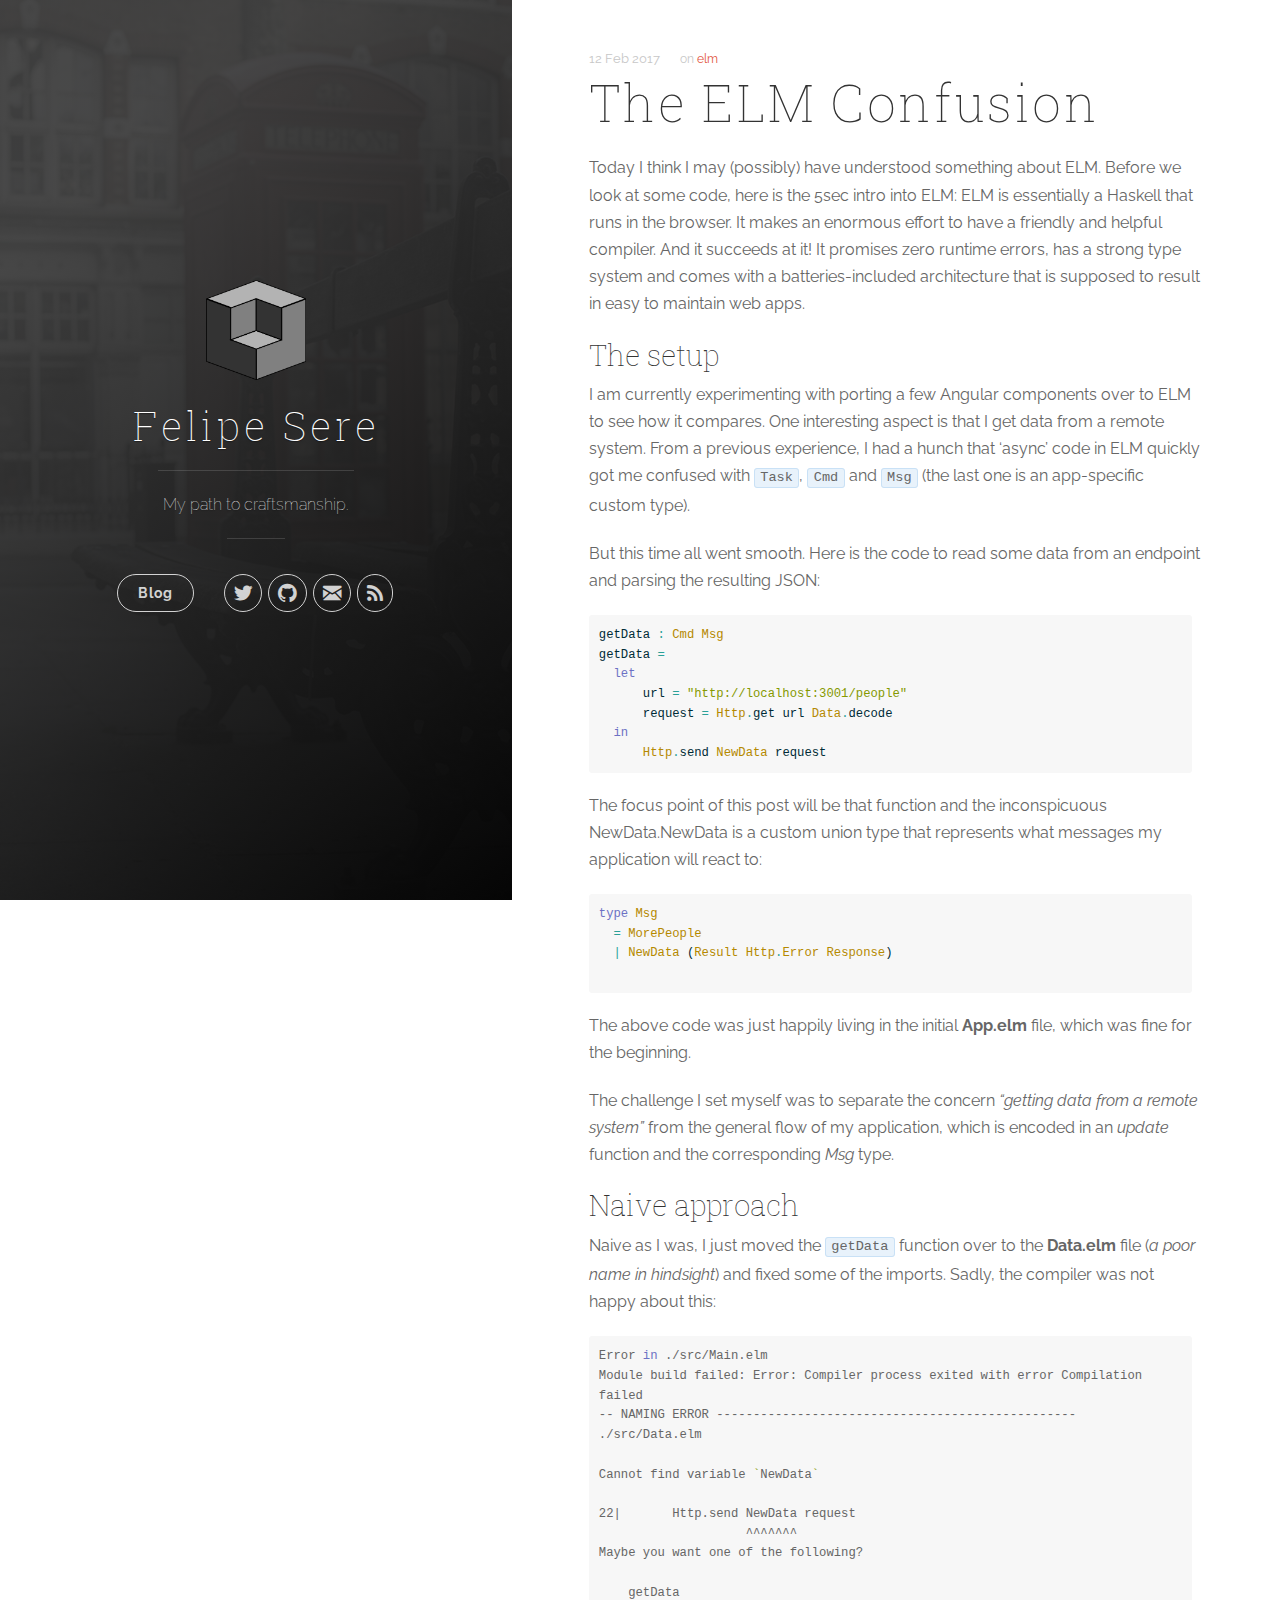
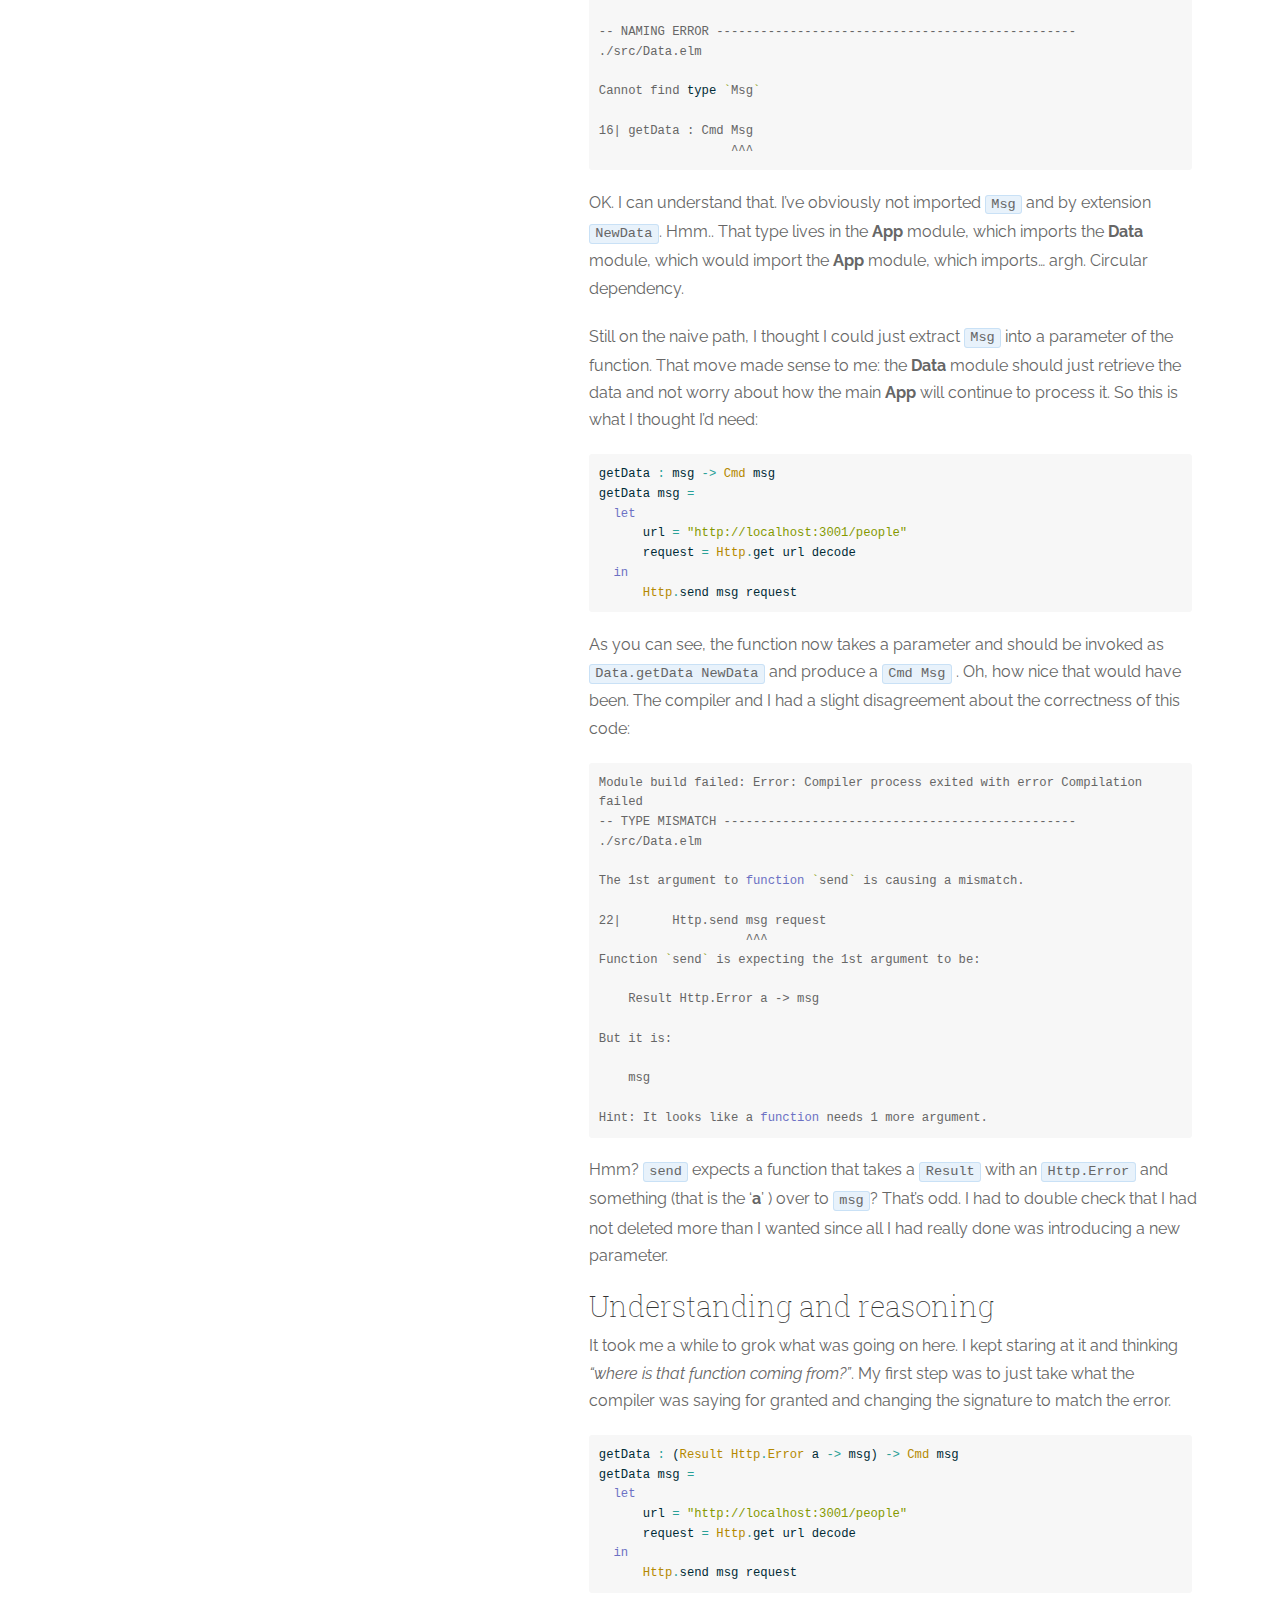
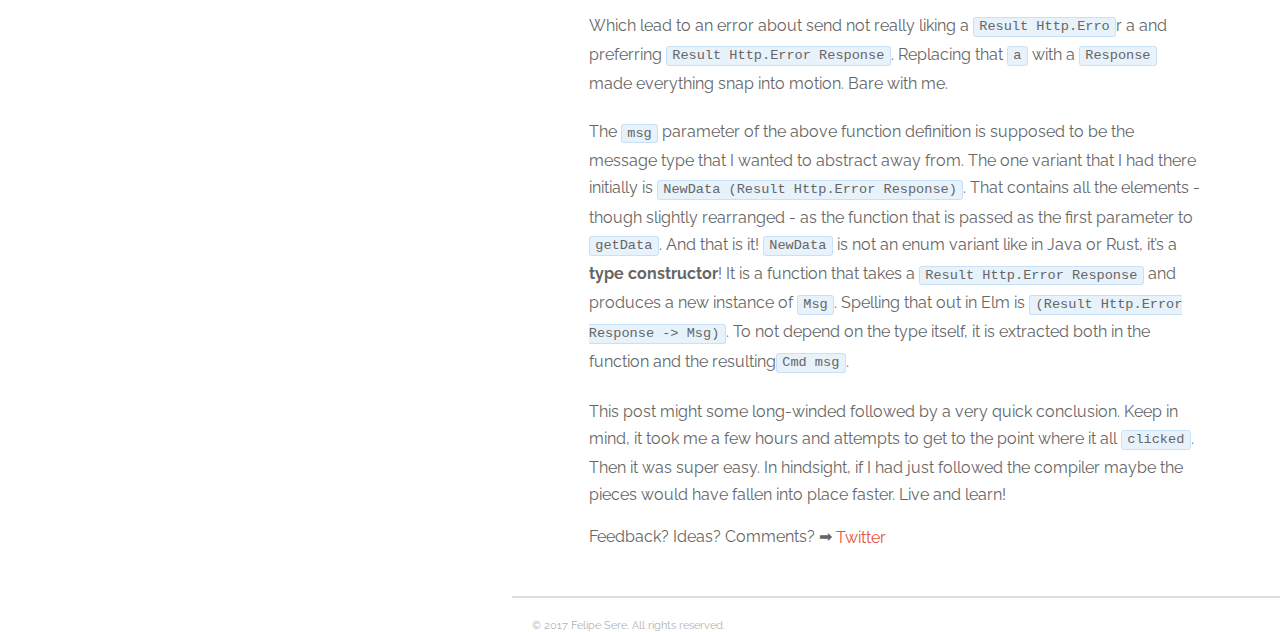
<file: 2017/the-elm-confusion/index.html>
<!DOCTYPE html>
<html>
  <head>
  <meta charset="utf-8">
  <meta name="viewport" content="width=device-width initial-scale=1" />
  <meta http-equiv="X-UA-Compatible" content="IE=edge">

  <title>The ELM Confusion</title>
  <meta name="description" content="My path to craftsmanship.">
  <meta name="author" content="Felipe Sere">
  <meta name="HandheldFriendly" content="True">
  <meta name="MobileOptimized" content="320">
  <meta name="apple-mobile-web-app-capable" content="yes">
  <meta name="apple-mobile-web-app-status-bar-style" content="black-translucent">
  <meta name="viewport" content="width=device-width, initial-scale=1, maximum-scale=1">

  <meta name="twitter:card" content="summary">
<meta name="twitter:site" content="@felipesere">
<meta name="twitter:creator" content="@felipesere">

  <meta name="twitter:title" content="The ELM Confusion">


<meta name="twitter:url" content="http://felipesere.github.io/2017/the-elm-confusion/">


  <meta name="twitter:description" content="Today I think I may (possibly) have understood something about ELM. Before we look at some code, here is the 5sec intro into ELM: ELM is essentiall...">


  <meta name="twitter:image" content="http://felipesere.github.io/images/profile.jpg">



  <meta property="og:type" content="article">
  <meta property="og:title" content="Felipe Sere">
  <meta property="og:description" content="My path to craftsmanship.">

  <link rel="apple-touch-icon" sizes="57x57" href="/images/favicons/apple-touch-icon-57x57.png">
  <link rel="apple-touch-icon" sizes="60x60" href="/images/favicons/apple-touch-icon-60x60.png">
  <link rel="apple-touch-icon" sizes="72x72" href="/images/favicons/apple-touch-icon-72x72.png">
  <link rel="apple-touch-icon" sizes="76x76" href="/images/favicons/apple-touch-icon-76x76.png">
  <link rel="apple-touch-icon" sizes="114x114" href="/images/favicons/apple-touch-icon-114x114.png">
  <link rel="apple-touch-icon" sizes="120x120" href="/images/favicons/apple-touch-icon-120x120.png">
  <link rel="apple-touch-icon" sizes="144x144" href="/images/favicons/apple-touch-icon-144x144.png">
  <link rel="apple-touch-icon" sizes="152x152" href="/images/favicons/apple-touch-icon-152x152.png">
  <link rel="apple-touch-icon" sizes="180x180" href="/images/favicons/apple-touch-icon-180x180.png">
  <link rel="icon" type="image/png" href="/images/favicons/favicon-32x32.png" sizes="32x32">
  <link rel="icon" type="image/png" href="/images/favicons/favicon-194x194.png" sizes="194x194">
  <link rel="icon" type="image/png" href="/images/favicons/favicon-96x96.png" sizes="96x96">
  <link rel="icon" type="image/png" href="/images/favicons/android-chrome-192x192.png" sizes="192x192">
  <link rel="icon" type="image/png" href="/images/favicons/favicon-16x16.png" sizes="16x16">
  <link rel="manifest" href="/images/favicons/manifest.json">
  <link rel="shortcut icon" href="/images/favicons/favicon.ico">
  <meta name="msapplication-TileColor" content="#ffc40d">
  <meta name="msapplication-TileImage" content="/images/favicons/mstile-144x144.png">
  <meta name="theme-color" content="#ffffff">

  <link rel="stylesheet" href="/css/main.css">
  <link rel="canonical" href="http://felipesere.github.io//2017/the-elm-confusion/">
  <link rel="alternate" type="application/rss+xml" title="Felipe Sere" href="/feed.xml">
</head>


  <body>
    <span class="mobile btn-mobile-menu">
  <i class="icon icon-list btn-mobile-menu__icon"></i>
  <i class="icon icon-x-circle btn-mobile-close__icon hidden"></i>
</span>

<header class="panel-cover" style="background-image: url(/images/cover.jpg)">
  <div class="panel-main">

    <div class="panel-main__inner panel-inverted">
    <div class="panel-main__content">
        <a href="/" title="link to home of Felipe Sere">
          <img src="/images/profile.jpg" class="user-image" alt="My Profile Photo">
          <h1 class="panel-cover__title panel-title">Felipe Sere</h1>
        </a>
        <hr class="panel-cover__divider">
        <p class="panel-cover__description">My path to craftsmanship.</p>
        <hr class="panel-cover__divider panel-cover__divider--secondary">

        <div class="navigation-wrapper">

          <nav class="cover-navigation cover-navigation--primary">
            <ul class="navigation">
              <li class="navigation__item"><a href="/#blog" title="link to Felipe Sere blog" class="blog-button">Blog</a></li>
            </ul>
          </nav>

          <nav class="cover-navigation navigation--social">
            <ul class="navigation">

            
              <!-- Twitter -->
              <li class="navigation__item">
                <a href="http://twitter.com/felipesere" title="@felipesere on Twitter" target="_blank">
                  <i class="icon icon-social-twitter"></i>
                  <span class="label">Twitter</span>
                </a>
              </li>
            

            

            

            
              <!-- GitHub -->
              <li class="navigation__item">
                <a href="https://www.github.com/felipesere" title="felipesere on GitHub" target="_blank">
                  <i class="icon icon-social-github"></i>
                  <span class="label">GitHub</span>
                </a>
              </li>
            

            
              <!-- Email -->
              <li class="navigation__item">
                <a href="mailto:felipe@8thlight.com" title="Email felipe@8thlight.com" target="_blank">
                  <i class="icon icon-mail"></i>
                  <span class="label">Email</span>
                </a>
              </li>
            

            <!-- RSS -->
            <li class="navigation__item">
              <a href="/feed.xml" title="Subscribe" target="_blank">
                <i class="icon icon-rss"></i>
                <span class="label">RSS</span>
              </a>
            </li>

            </ul>
          </nav>

        </div>

      </div>

    </div>

    <div class="panel-cover--overlay"></div>
  </div>
</header>


    <div class="content-wrapper">
      <div class="content-wrapper__inner">
        <article class="post-container post-container--single">
  <header class="post-header">
    <div class="post-meta">
      <time datetime="12 Feb 2017" class="post-meta__date date">12 Feb 2017</time> <span class="post-meta__tags">on <a href="/tags/#elm">elm</a> </span>
    </div>
    <h1 class="post-title">The ELM Confusion</h1>
  </header>

  <section class="post">
    <p>Today I think I may (possibly) have understood something about ELM. Before we look at some code, here is the 5sec intro into ELM: ELM is essentially a Haskell that runs in the browser. It makes an enormous effort to have a friendly and helpful compiler. And it succeeds at it! It promises zero runtime errors, has a strong type system and comes with a batteries-included architecture that is supposed to result in easy to maintain web apps.</p>

<h3 id="the-setup">The setup</h3>

<p>I am currently experimenting with porting a few Angular components over to ELM to see how it compares. One interesting aspect is that I get data from a remote system. From a previous experience, I had a hunch that ‘async’ code in ELM quickly got me confused with <code class="highlighter-rouge">Task</code>, <code class="highlighter-rouge">Cmd</code> and <code class="highlighter-rouge">Msg</code> (the last one is an app-specific custom type).</p>

<p>But this time all went smooth. Here is the code to read some data from an endpoint and parsing the resulting JSON:</p>

<div class="language-haskell highlighter-rouge"><pre class="highlight"><code><span class="n">getData</span> <span class="o">:</span> <span class="kt">Cmd</span> <span class="kt">Msg</span>
<span class="n">getData</span> <span class="o">=</span>
  <span class="kr">let</span>
      <span class="n">url</span> <span class="o">=</span> <span class="s">"http://localhost:3001/people"</span>
      <span class="n">request</span> <span class="o">=</span> <span class="kt">Http</span><span class="o">.</span><span class="n">get</span> <span class="n">url</span> <span class="kt">Data</span><span class="o">.</span><span class="n">decode</span>
  <span class="kr">in</span>
      <span class="kt">Http</span><span class="o">.</span><span class="n">send</span> <span class="kt">NewData</span> <span class="n">request</span>
</code></pre>
</div>

<p>The focus point of this post will be that function and the inconspicuous NewData.NewData is a custom union type that represents what messages my application will react to:</p>

<div class="language-haskell highlighter-rouge"><pre class="highlight"><code><span class="kr">type</span> <span class="kt">Msg</span>
  <span class="o">=</span> <span class="kt">MorePeople</span>
  <span class="o">|</span> <span class="kt">NewData</span> <span class="p">(</span><span class="kt">Result</span> <span class="kt">Http</span><span class="o">.</span><span class="kt">Error</span> <span class="kt">Response</span><span class="p">)</span>

</code></pre>
</div>

<p>The above code was just happily living in the initial <strong>App.elm</strong> file, which was fine for the beginning.</p>

<p>The challenge I set myself was to separate the concern <em>“getting data from a remote system”</em> from the general flow of my application, which is encoded in an <em>update</em> function and the corresponding <em>Msg</em> type.</p>

<h3 id="naive-approach">Naive approach</h3>

<p>Naive as I was, I just moved the <code class="highlighter-rouge">getData</code> function over to the <strong>Data.elm</strong> file (<em>a poor name in hindsight</em>) and fixed some of the imports. Sadly, the compiler was not happy about this:</p>

<div class="language-sh highlighter-rouge"><pre class="highlight"><code>Error <span class="k">in</span> ./src/Main.elm
Module build failed: Error: Compiler process exited with error Compilation failed
-- NAMING ERROR ------------------------------------------------- ./src/Data.elm

Cannot find variable <span class="sb">`</span>NewData<span class="sb">`</span>

22|       Http.send NewData request
                    ^^^^^^^
Maybe you want one of the following?

    getData

-- NAMING ERROR ------------------------------------------------- ./src/Data.elm

Cannot find <span class="nb">type</span> <span class="sb">`</span>Msg<span class="sb">`</span>

16| getData : Cmd Msg
                  ^^^
</code></pre>
</div>

<p>OK. I can understand that. I’ve obviously not imported <code class="highlighter-rouge">Msg</code> and by extension <code class="highlighter-rouge">NewData</code>. Hmm.. That type lives in the <strong>App</strong> module, which imports the <strong>Data</strong> module, which would import the <strong>App</strong> module, which imports… argh. Circular dependency.</p>

<p>Still on the naive path, I thought I could just extract <code class="highlighter-rouge">Msg</code> into a parameter of the function. That move made sense to me:  the <strong>Data</strong> module should just retrieve the data and not worry about how the main <strong>App</strong> will continue to process it. So this is what I thought I’d need:</p>

<div class="language-haskell highlighter-rouge"><pre class="highlight"><code><span class="n">getData</span> <span class="o">:</span> <span class="n">msg</span> <span class="o">-&gt;</span> <span class="kt">Cmd</span> <span class="n">msg</span>
<span class="n">getData</span> <span class="n">msg</span> <span class="o">=</span>
  <span class="kr">let</span>
      <span class="n">url</span> <span class="o">=</span> <span class="s">"http://localhost:3001/people"</span>
      <span class="n">request</span> <span class="o">=</span> <span class="kt">Http</span><span class="o">.</span><span class="n">get</span> <span class="n">url</span> <span class="n">decode</span>
  <span class="kr">in</span>
      <span class="kt">Http</span><span class="o">.</span><span class="n">send</span> <span class="n">msg</span> <span class="n">request</span>
</code></pre>
</div>

<p>As you can see, the function now takes a parameter and should be invoked as <code class="highlighter-rouge">Data.getData NewData</code> and produce a <code class="highlighter-rouge">Cmd Msg</code> . Oh, how nice that would have been. The compiler and I had a slight disagreement about the correctness of this code:</p>

<div class="language-bash highlighter-rouge"><pre class="highlight"><code>Module build failed: Error: Compiler process exited with error Compilation failed
-- TYPE MISMATCH ------------------------------------------------ ./src/Data.elm

The 1st argument to <span class="k">function</span> <span class="sb">`</span>send<span class="sb">`</span> is causing a mismatch.

22|       Http.send msg request
                    ^^^
Function <span class="sb">`</span>send<span class="sb">`</span> is expecting the 1st argument to be:

    Result Http.Error a -&gt; msg

But it is:

    msg

Hint: It looks like a <span class="k">function </span>needs 1 more argument.
</code></pre>
</div>

<p>Hmm? <code class="highlighter-rouge">send</code> expects a function that takes a <code class="highlighter-rouge">Result</code> with an <code class="highlighter-rouge">Http.Error</code> and something (that is the ‘<strong>a</strong>’ ) over to <code class="highlighter-rouge">msg</code>?  That’s odd. I had to double check that I had not deleted more than I wanted since all I had really done was introducing a new parameter.</p>

<h3 id="understanding-and-reasoning">Understanding and reasoning</h3>

<p>It took me a while to grok what was going on here. I kept staring at it and thinking <em>“where is that function coming from?”</em>. My first step was to just take what the compiler was saying for granted and changing the signature to match the error.</p>

<div class="language-haskell highlighter-rouge"><pre class="highlight"><code><span class="n">getData</span> <span class="o">:</span> <span class="p">(</span><span class="kt">Result</span> <span class="kt">Http</span><span class="o">.</span><span class="kt">Error</span> <span class="n">a</span> <span class="o">-&gt;</span> <span class="n">msg</span><span class="p">)</span> <span class="o">-&gt;</span> <span class="kt">Cmd</span> <span class="n">msg</span>
<span class="n">getData</span> <span class="n">msg</span> <span class="o">=</span>
  <span class="kr">let</span>
      <span class="n">url</span> <span class="o">=</span> <span class="s">"http://localhost:3001/people"</span>
      <span class="n">request</span> <span class="o">=</span> <span class="kt">Http</span><span class="o">.</span><span class="n">get</span> <span class="n">url</span> <span class="n">decode</span>
  <span class="kr">in</span>
      <span class="kt">Http</span><span class="o">.</span><span class="n">send</span> <span class="n">msg</span> <span class="n">request</span>
</code></pre>
</div>

<p>Which lead to an error about send not really liking a <code class="highlighter-rouge">Result Http.Erro</code>r a and preferring <code class="highlighter-rouge">Result Http.Error Response</code>. Replacing that <code class="highlighter-rouge">a</code> with a <code class="highlighter-rouge">Response</code> made everything snap into motion. Bare with me.</p>

<p>The <code class="highlighter-rouge">msg</code> parameter of the above function definition is supposed to be the message type that I wanted to abstract away from. The one variant that I had there initially is <code class="highlighter-rouge">NewData (Result Http.Error Response)</code>. That contains all the elements - though slightly rearranged - as the function that is passed as the first parameter to <code class="highlighter-rouge">getData</code>. And that is it! <code class="highlighter-rouge">NewData</code> is not an enum variant like in Java or Rust, it’s a <strong>type constructor</strong>! It is a function that takes a <code class="highlighter-rouge">Result Http.Error Response</code> and produces a new instance of <code class="highlighter-rouge">Msg</code>. Spelling that out in Elm is <code class="highlighter-rouge">(Result Http.Error Response -&gt; Msg)</code>. To not depend on the type itself, it is extracted both in the function and the resulting<code class="highlighter-rouge">Cmd msg</code>.</p>

<p>This post might some long-winded followed by a very quick conclusion. Keep in mind, it took me a few hours and attempts to get to the point where it all <code class="highlighter-rouge">clicked</code>. Then it was super easy. In hindsight, if I had just followed the compiler maybe the pieces would have fallen into place faster. Live and learn!</p>

  </section>
  <div class="share-page">
  Feedback? Ideas? Comments? &#10145;
    <a href="https://twitter.com/intent/tweet?text=The ELM Confusion&url=http://felipesere.github.io/2017/the-elm-confusion/&via=felipesere&related=felipesere" rel="nofollow" target="_blank" class="twitter-share-button" title="Share on Twitter">Twitter</a>
    <script async src="//platform.twitter.com/widgets.js" charset="utf-8"></script>
</div>

  
</article>



      </div>

      <footer class="footer">
  <span class="footer__copyright">&copy; 2017 Felipe Sere. All rights reserved.</span>
</footer> 

<script type="text/javascript" src="https://ajax.googleapis.com/ajax/libs/jquery/1.11.3/jquery.min.js"></script>
<script type="text/javascript" src="/js/main.js"></script>

<script>
  (function(i,s,o,g,r,a,m){i['GoogleAnalyticsObject']=r;i[r]=i[r]||function(){
  (i[r].q=i[r].q||[]).push(arguments)},i[r].l=1*new Date();a=s.createElement(o),
  m=s.getElementsByTagName(o)[0];a.async=1;a.src=g;m.parentNode.insertBefore(a,m)
  })(window,document,'script','//www.google-analytics.com/analytics.js','ga');

  ga('create', 'UA-91069061-1', 'auto');
  ga('send', 'pageview');
</script>

    </div>
  </body>
</html>
</file>
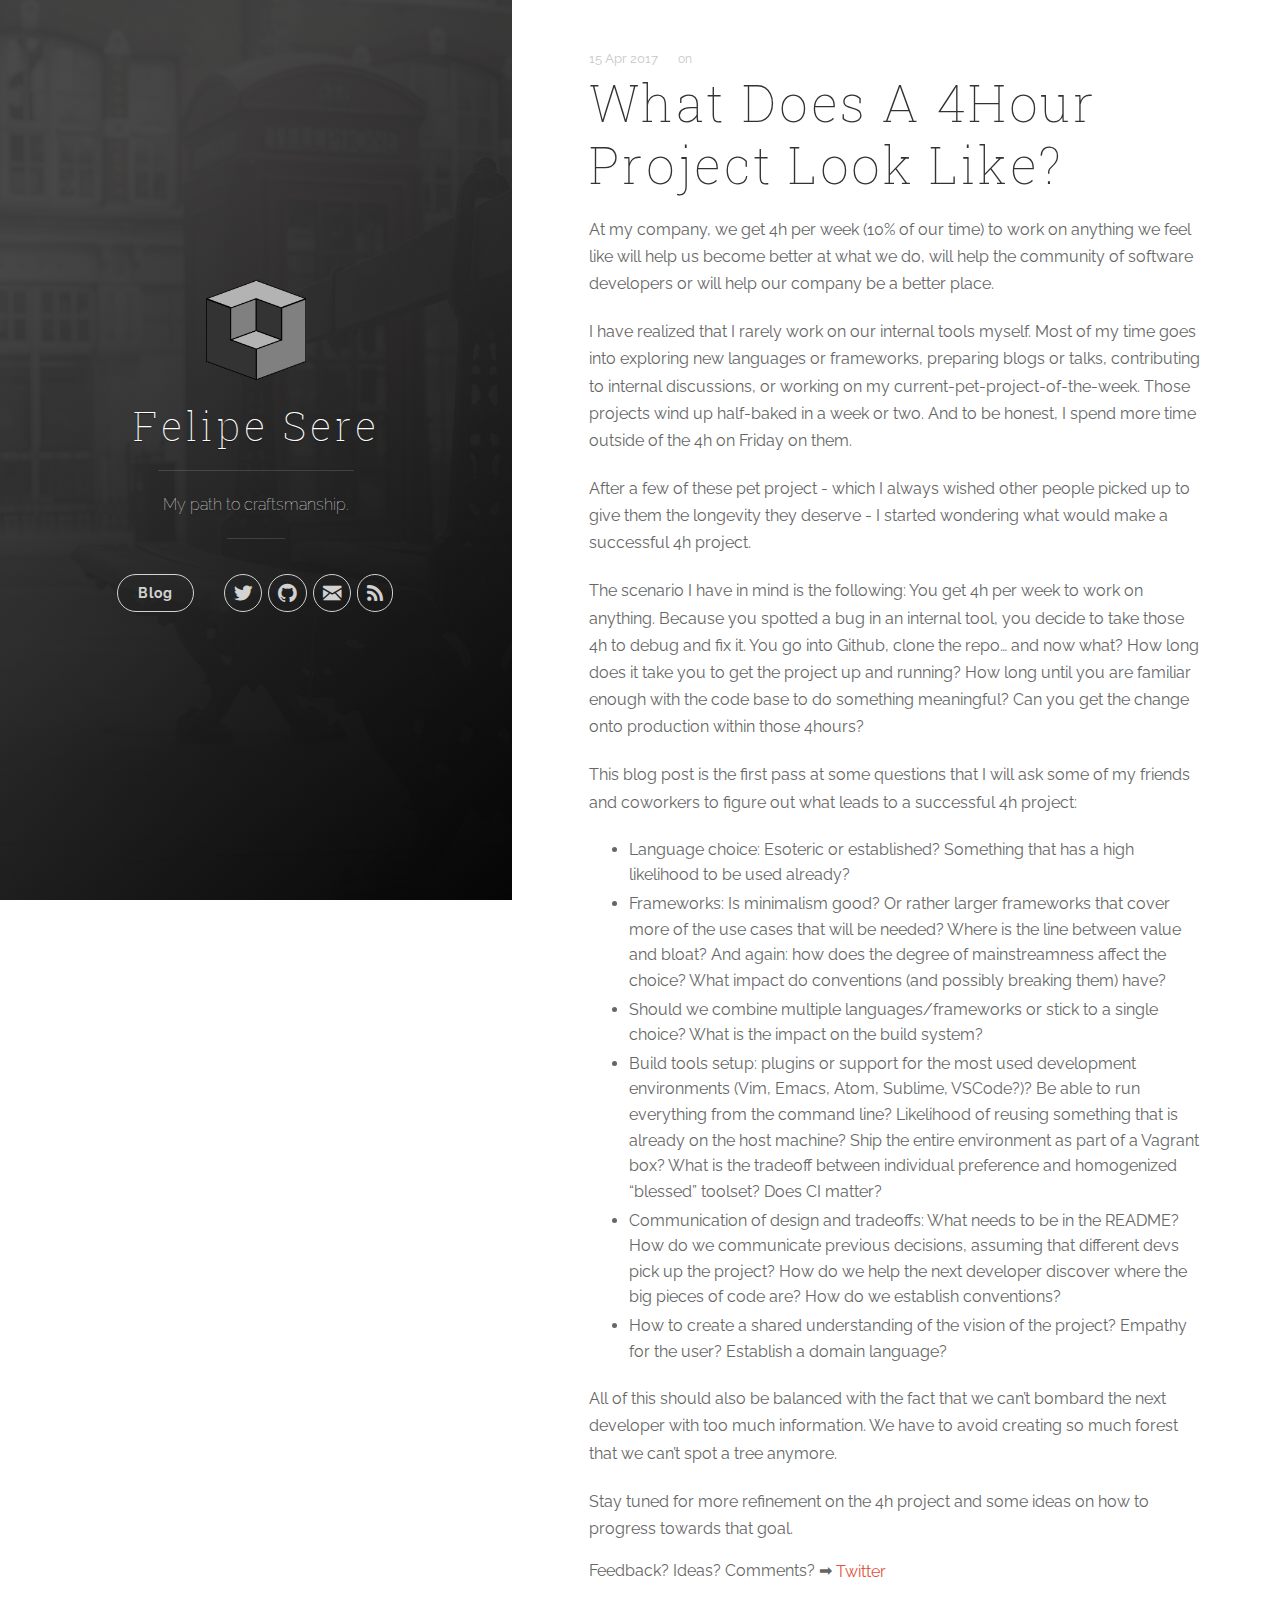
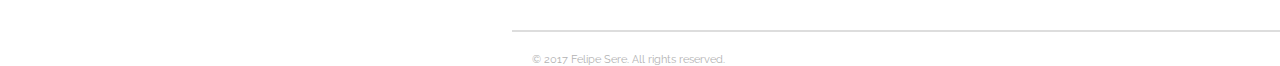
<file: 2017/what-does-a-4hour-project-look-like/index.html>
<!DOCTYPE html>
<html>
  <head>
  <meta charset="utf-8">
  <meta name="viewport" content="width=device-width initial-scale=1" />
  <meta http-equiv="X-UA-Compatible" content="IE=edge">

  <title>What Does A 4Hour Project Look Like?</title>
  <meta name="description" content="My path to craftsmanship.">
  <meta name="author" content="Felipe Sere">
  <meta name="HandheldFriendly" content="True">
  <meta name="MobileOptimized" content="320">
  <meta name="apple-mobile-web-app-capable" content="yes">
  <meta name="apple-mobile-web-app-status-bar-style" content="black-translucent">
  <meta name="viewport" content="width=device-width, initial-scale=1, maximum-scale=1">

  <meta name="twitter:card" content="summary">
<meta name="twitter:site" content="@felipesere">
<meta name="twitter:creator" content="@felipesere">

  <meta name="twitter:title" content="What Does A 4Hour Project Look Like?">


<meta name="twitter:url" content="http://felipesere.github.io/2017/what-does-a-4hour-project-look-like/">


  <meta name="twitter:description" content="At my company, we get 4h per week (10% of our time) to work on anything we feel like will help us become better at what we do, will help the commun...">


  <meta name="twitter:image" content="http://felipesere.github.io/images/profile.jpg">



  <meta property="og:type" content="article">
  <meta property="og:title" content="Felipe Sere">
  <meta property="og:description" content="My path to craftsmanship.">

  <link rel="apple-touch-icon" sizes="57x57" href="/images/favicons/apple-touch-icon-57x57.png">
  <link rel="apple-touch-icon" sizes="60x60" href="/images/favicons/apple-touch-icon-60x60.png">
  <link rel="apple-touch-icon" sizes="72x72" href="/images/favicons/apple-touch-icon-72x72.png">
  <link rel="apple-touch-icon" sizes="76x76" href="/images/favicons/apple-touch-icon-76x76.png">
  <link rel="apple-touch-icon" sizes="114x114" href="/images/favicons/apple-touch-icon-114x114.png">
  <link rel="apple-touch-icon" sizes="120x120" href="/images/favicons/apple-touch-icon-120x120.png">
  <link rel="apple-touch-icon" sizes="144x144" href="/images/favicons/apple-touch-icon-144x144.png">
  <link rel="apple-touch-icon" sizes="152x152" href="/images/favicons/apple-touch-icon-152x152.png">
  <link rel="apple-touch-icon" sizes="180x180" href="/images/favicons/apple-touch-icon-180x180.png">
  <link rel="icon" type="image/png" href="/images/favicons/favicon-32x32.png" sizes="32x32">
  <link rel="icon" type="image/png" href="/images/favicons/favicon-194x194.png" sizes="194x194">
  <link rel="icon" type="image/png" href="/images/favicons/favicon-96x96.png" sizes="96x96">
  <link rel="icon" type="image/png" href="/images/favicons/android-chrome-192x192.png" sizes="192x192">
  <link rel="icon" type="image/png" href="/images/favicons/favicon-16x16.png" sizes="16x16">
  <link rel="manifest" href="/images/favicons/manifest.json">
  <link rel="shortcut icon" href="/images/favicons/favicon.ico">
  <meta name="msapplication-TileColor" content="#ffc40d">
  <meta name="msapplication-TileImage" content="/images/favicons/mstile-144x144.png">
  <meta name="theme-color" content="#ffffff">

  <link rel="stylesheet" href="/css/main.css">
  <link rel="canonical" href="http://felipesere.github.io//2017/what-does-a-4hour-project-look-like/">
  <link rel="alternate" type="application/rss+xml" title="Felipe Sere" href="/feed.xml">
</head>


  <body>
    <span class="mobile btn-mobile-menu">
  <i class="icon icon-list btn-mobile-menu__icon"></i>
  <i class="icon icon-x-circle btn-mobile-close__icon hidden"></i>
</span>

<header class="panel-cover" style="background-image: url(/images/cover.jpg)">
  <div class="panel-main">

    <div class="panel-main__inner panel-inverted">
    <div class="panel-main__content">
        <a href="/" title="link to home of Felipe Sere">
          <img src="/images/profile.jpg" class="user-image" alt="My Profile Photo">
          <h1 class="panel-cover__title panel-title">Felipe Sere</h1>
        </a>
        <hr class="panel-cover__divider">
        <p class="panel-cover__description">My path to craftsmanship.</p>
        <hr class="panel-cover__divider panel-cover__divider--secondary">

        <div class="navigation-wrapper">

          <nav class="cover-navigation cover-navigation--primary">
            <ul class="navigation">
              <li class="navigation__item"><a href="/#blog" title="link to Felipe Sere blog" class="blog-button">Blog</a></li>
            </ul>
          </nav>

          <nav class="cover-navigation navigation--social">
            <ul class="navigation">

            
              <!-- Twitter -->
              <li class="navigation__item">
                <a href="http://twitter.com/felipesere" title="@felipesere on Twitter" target="_blank">
                  <i class="icon icon-social-twitter"></i>
                  <span class="label">Twitter</span>
                </a>
              </li>
            

            

            

            
              <!-- GitHub -->
              <li class="navigation__item">
                <a href="https://www.github.com/felipesere" title="felipesere on GitHub" target="_blank">
                  <i class="icon icon-social-github"></i>
                  <span class="label">GitHub</span>
                </a>
              </li>
            

            
              <!-- Email -->
              <li class="navigation__item">
                <a href="mailto:felipe@8thlight.com" title="Email felipe@8thlight.com" target="_blank">
                  <i class="icon icon-mail"></i>
                  <span class="label">Email</span>
                </a>
              </li>
            

            <!-- RSS -->
            <li class="navigation__item">
              <a href="/feed.xml" title="Subscribe" target="_blank">
                <i class="icon icon-rss"></i>
                <span class="label">RSS</span>
              </a>
            </li>

            </ul>
          </nav>

        </div>

      </div>

    </div>

    <div class="panel-cover--overlay"></div>
  </div>
</header>


    <div class="content-wrapper">
      <div class="content-wrapper__inner">
        <article class="post-container post-container--single">
  <header class="post-header">
    <div class="post-meta">
      <time datetime="15 Apr 2017" class="post-meta__date date">15 Apr 2017</time> <span class="post-meta__tags">on </span>
    </div>
    <h1 class="post-title">What Does A 4Hour Project Look Like?</h1>
  </header>

  <section class="post">
    <p>At my company, we get 4h per week (10% of our time) to work on anything we feel like will help us become better at what we do, will help the community of software developers or will help our company be a better place.</p>

<p>I have realized that I rarely work on our internal tools myself. Most of my time goes into exploring new languages or frameworks, preparing blogs or talks, contributing to internal discussions, or working on my current-pet-project-of-the-week. Those projects wind up half-baked in a week or two. And to be honest, I spend more time outside of the 4h on Friday on them.</p>

<p>After a few of these pet project - which I always wished other people picked up to give them the longevity they deserve - I started wondering what would make a successful 4h project.</p>

<p>The scenario I have in mind is the following: You get 4h per week to work on anything. Because you spotted a bug in an internal tool, you decide to take those 4h to debug and fix it. You go into Github, clone the repo… and now what? How long does it take you to get the project up and running? How long until you are familiar enough with the code base to do something meaningful? Can you get the change onto production within those 4hours?</p>

<p>This blog post is the first pass at some questions that I will ask some of my friends and coworkers to figure out what leads to a successful 4h project:</p>

<ul>
  <li>Language choice: Esoteric or established? Something that has a high likelihood to be used already?</li>
  <li>Frameworks: Is minimalism good? Or rather larger frameworks that cover more of the use cases that will be needed? Where is the line between value and bloat? And again: how does the degree of mainstreamness affect the choice? What impact do conventions (and possibly breaking them) have?</li>
  <li>Should we combine multiple languages/frameworks or stick to a single choice? What is the impact on the build system?</li>
  <li>Build tools setup: plugins or support for the most used development environments  (Vim, Emacs, Atom, Sublime, VSCode?)? Be able to run everything from the command line? Likelihood of reusing something that is already on the host machine? Ship the entire environment as part of a Vagrant box? What is the tradeoff between individual preference and homogenized “blessed” toolset? Does CI matter?</li>
  <li>Communication of design and tradeoffs: What needs to be in the README? How do we communicate previous decisions, assuming that different devs pick up the project? How do we help the next developer discover where the big pieces of code are? How do we establish conventions?</li>
  <li>How to create a shared understanding of the vision of the project? Empathy for the user? Establish a domain language?</li>
</ul>

<p>All of this should also be balanced with the fact that we can’t bombard the next developer with too much information. We have to avoid creating so much forest that we can’t spot a tree anymore.</p>

<p>Stay tuned for more refinement on the 4h project and some ideas on how to progress towards that goal.</p>

  </section>
  <div class="share-page">
  Feedback? Ideas? Comments? &#10145;
    <a href="https://twitter.com/intent/tweet?text=What Does A 4Hour Project Look Like?&url=http://felipesere.github.io/2017/what-does-a-4hour-project-look-like/&via=felipesere&related=felipesere" rel="nofollow" target="_blank" class="twitter-share-button" title="Share on Twitter">Twitter</a>
    <script async src="//platform.twitter.com/widgets.js" charset="utf-8"></script>
</div>

  
</article>



      </div>

      <footer class="footer">
  <span class="footer__copyright">&copy; 2017 Felipe Sere. All rights reserved.</span>
</footer> 

<script type="text/javascript" src="https://ajax.googleapis.com/ajax/libs/jquery/1.11.3/jquery.min.js"></script>
<script type="text/javascript" src="/js/main.js"></script>

<script>
  (function(i,s,o,g,r,a,m){i['GoogleAnalyticsObject']=r;i[r]=i[r]||function(){
  (i[r].q=i[r].q||[]).push(arguments)},i[r].l=1*new Date();a=s.createElement(o),
  m=s.getElementsByTagName(o)[0];a.async=1;a.src=g;m.parentNode.insertBefore(a,m)
  })(window,document,'script','//www.google-analytics.com/analytics.js','ga');

  ga('create', 'UA-91069061-1', 'auto');
  ga('send', 'pageview');
</script>

    </div>
  </body>
</html>
</file>
<file: css/main.css>
@import url(uno.css);
/* @import url(monokai.css); */
@import url(base16.css);

/* Modifications */

pre.highlight,
.highlight pre {
  padding: 10px;
}

pre.highlight code,
.highlight pre code {
  white-space: pre-wrap;
}

.btn, 
.navigation__item a {
  margin: 5px 0;
  white-space: nowrap;
}

.pagination__page-number {
  display: inline-block;
  padding: 10px;
}

.categories a,
.tags a {
  border: 1px solid #e25440;
  border-radius: 20px;
  color: #e25440;
  display: inline-block;
  font-size: 12px;
  margin: 5px 0;
  padding: 5px 10px;
  text-shadow: none;
  white-space: nowrap;
}

.post-meta__tags {
  font-size: 12px;
  padding: 0 5px;
}

.footer__copyright {
    margin: 0 20px 10px;
}

.user-image {
  margin-bottom: 1.2em;
  position: relative;
  width: 100px;
  height: 100px;
}

.twitter-share-button {
  vertical-align: middle;
}
</file>
